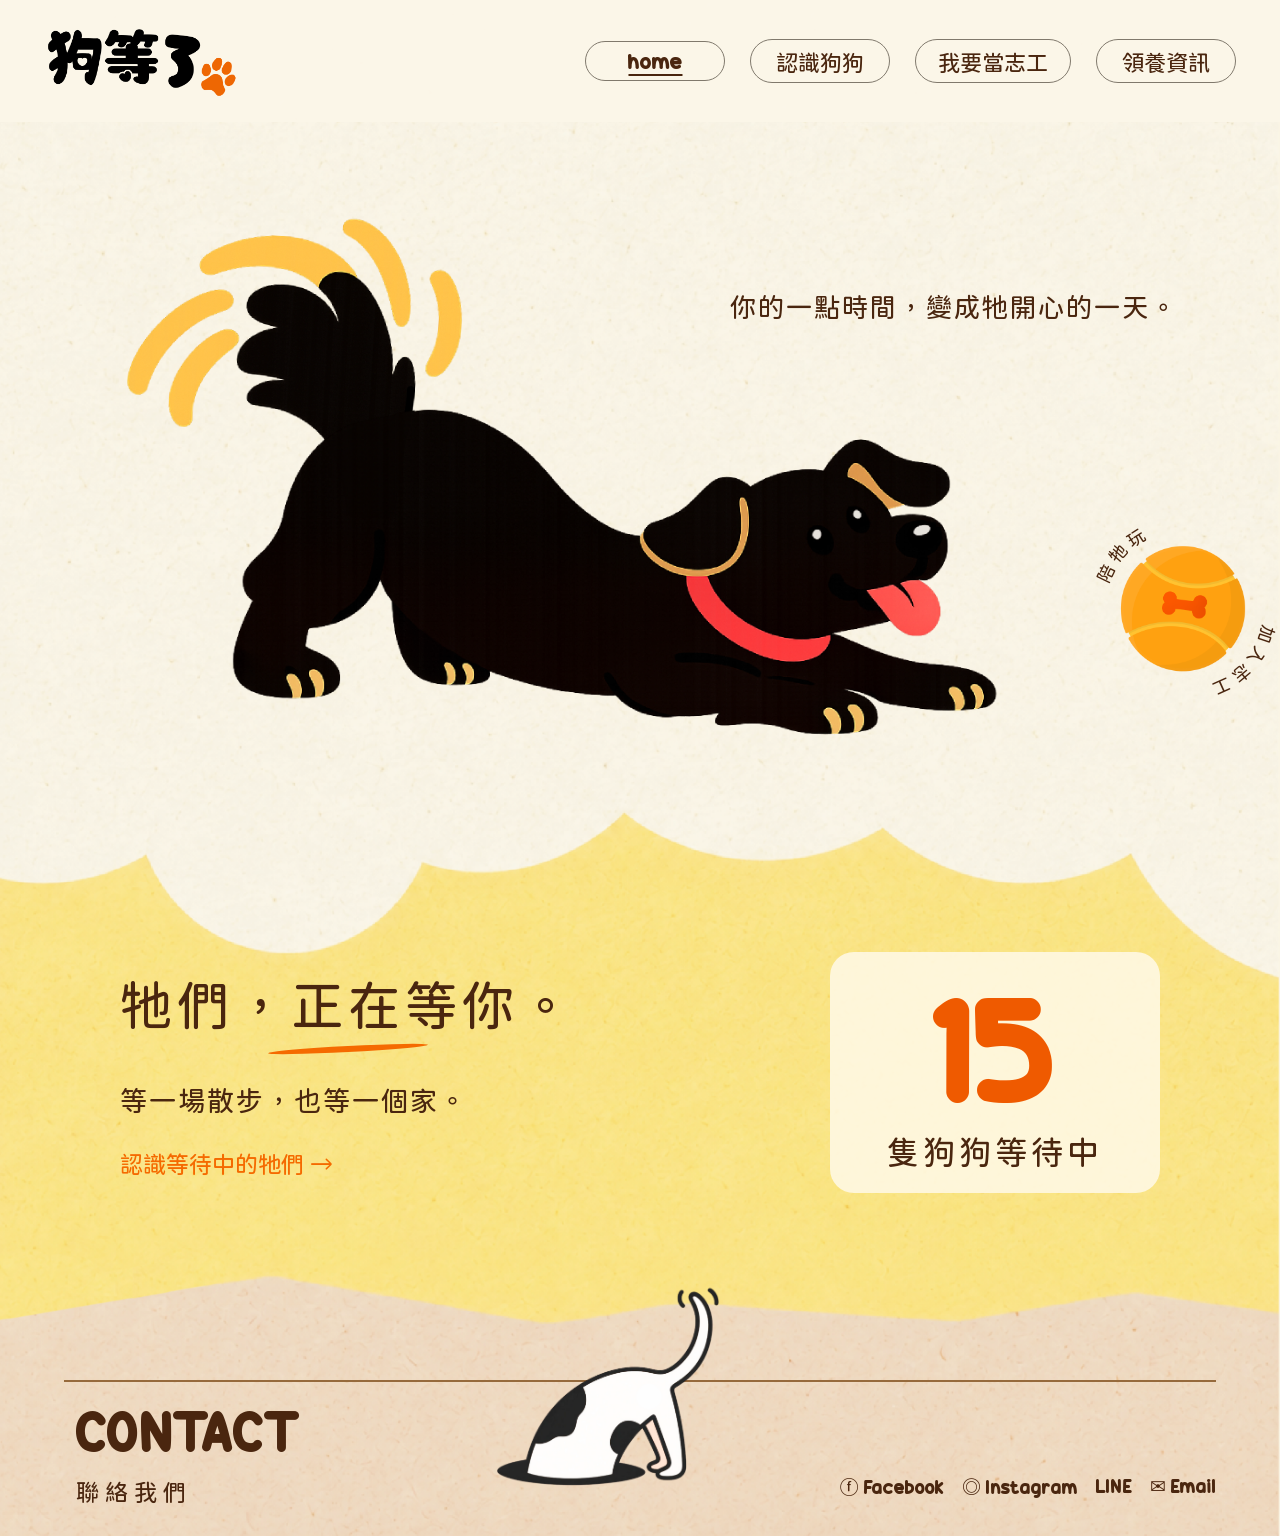
<file: index.html>
<!doctype html>
<html lang="zh-Hant">
  <head>
    <meta charset="utf-8" />
    <meta content="width=device-width, initial-scale=1" name="viewport" />
    <title>狗等了｜等一場散步，也等一個家</title>
    <link href="style.css" rel="stylesheet" />
    <script defer="" src="script.js"></script>
    <script defer="" src="tail.js"></script>
  </head>
  <body>
    <header class="header">
      <a aria-label="狗等了首頁" class="brand" href="index.html">
        <img alt="狗等了" src="assets/logo.png" />
      </a>
      <nav aria-label="主選單">
        <a aria-current="page" class="english" href="index.html"> home </a>
        <a href="dogs.html"> 認識狗狗 </a>
        <a href="volunteer.html"> 我要當志工 </a>
        <a data-tail="adoption" href="adoption.html"> 領養資訊 </a>
      </nav>
    </header>
    <main>
      <section aria-label="狗等了" class="hero">
        <p class="slogan">你的一點時間，變成牠開心的一天。</p>
        <div aria-label="開心搖尾巴的黑色唐狗" class="dog" role="img">
          <img alt="" class="body" src="assets/dog-body.png" />
          <div
            aria-label="摸摸尾巴，牠會搖得更快"
            class="tail-area"
            tabindex="0"
          >
            <img alt="" class="tail" src="assets/dog-tail.png" />
          </div>
        </div>
        <!-- 志工入口：文字環繞球旋轉，滑鼠移入或鍵盤聚焦時暫停。 -->
        <a
          class="volunteer-ball"
          href="volunteer.html"
          aria-label="陪牠玩，加入志工"
        >
          <svg class="ball-label" viewBox="0 0 200 200" aria-hidden="true">
            <defs>
              <path
                id="ball-text-circle"
                d="M 100,100 m -83,0 a 83,83 0 1,1 166,0 a 83,83 0 1,1 -166,0"
              />
            </defs>
            <text><textPath href="#ball-text-circle" startOffset="5%">陪牠玩</textPath><textPath href="#ball-text-circle" startOffset="53%">加入志工</textPath></text>
          </svg>
          <img class="ball-image" src="assets/ball.png" alt="" />
        </a>
      </section>
      <section aria-labelledby="waiting-title" class="waiting">
        <div class="intro">
          <h1 id="waiting-title">牠們，正在等你。</h1>
          <p>等一場散步，也等一個家。</p>
          <a class="text-link" href="dogs.html"> 認識等待中的牠們 → </a>
        </div>
        <div class="counter">
          <strong data-total="30" id="count"> 30 </strong>
          <span> 隻狗狗等待中 </span>
        </div>
      </section>
    </main>
    <footer>
      <div class="contact-heading">
        <span class="english"> CONTACT </span>
        <span> 聯絡我們 </span>
      </div>
      <img
        alt="鑽進洞裡的可愛狗狗"
        class="footer-dog"
        src="assets/footer-dog.png"
      />
      <div aria-label="社群聯絡方式" class="socials">
        <button data-page="Facebook 連結">ⓕ Facebook</button>
        <button data-page="Instagram 連結">◎ Instagram</button>
        <button data-page="LINE 連結">LINE</button>
        <button data-page="Email 地址">✉ Email</button>
      </div>
    </footer>
    <dialog id="notice">
      <p id="notice-text"></p>
      <button id="close-notice">知道了</button>
    </dialog>
  </body>
</html>
</file>
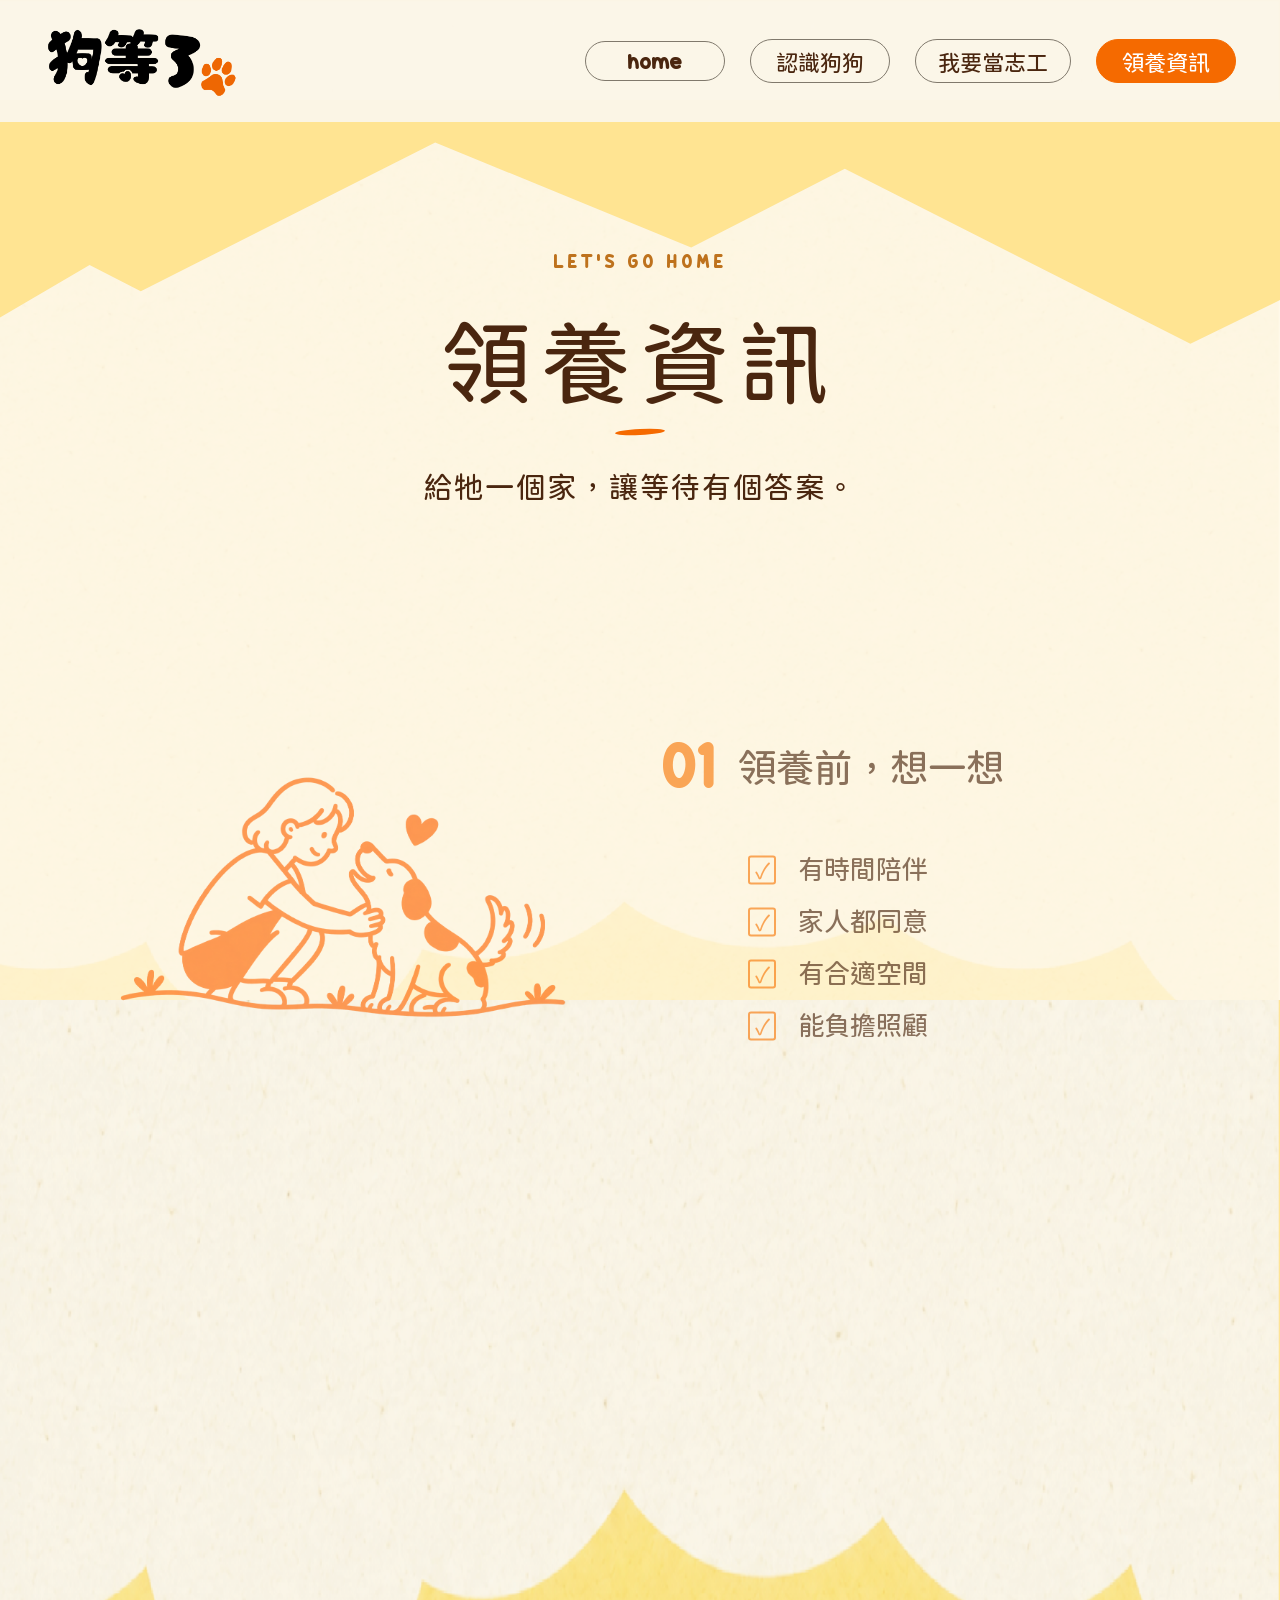
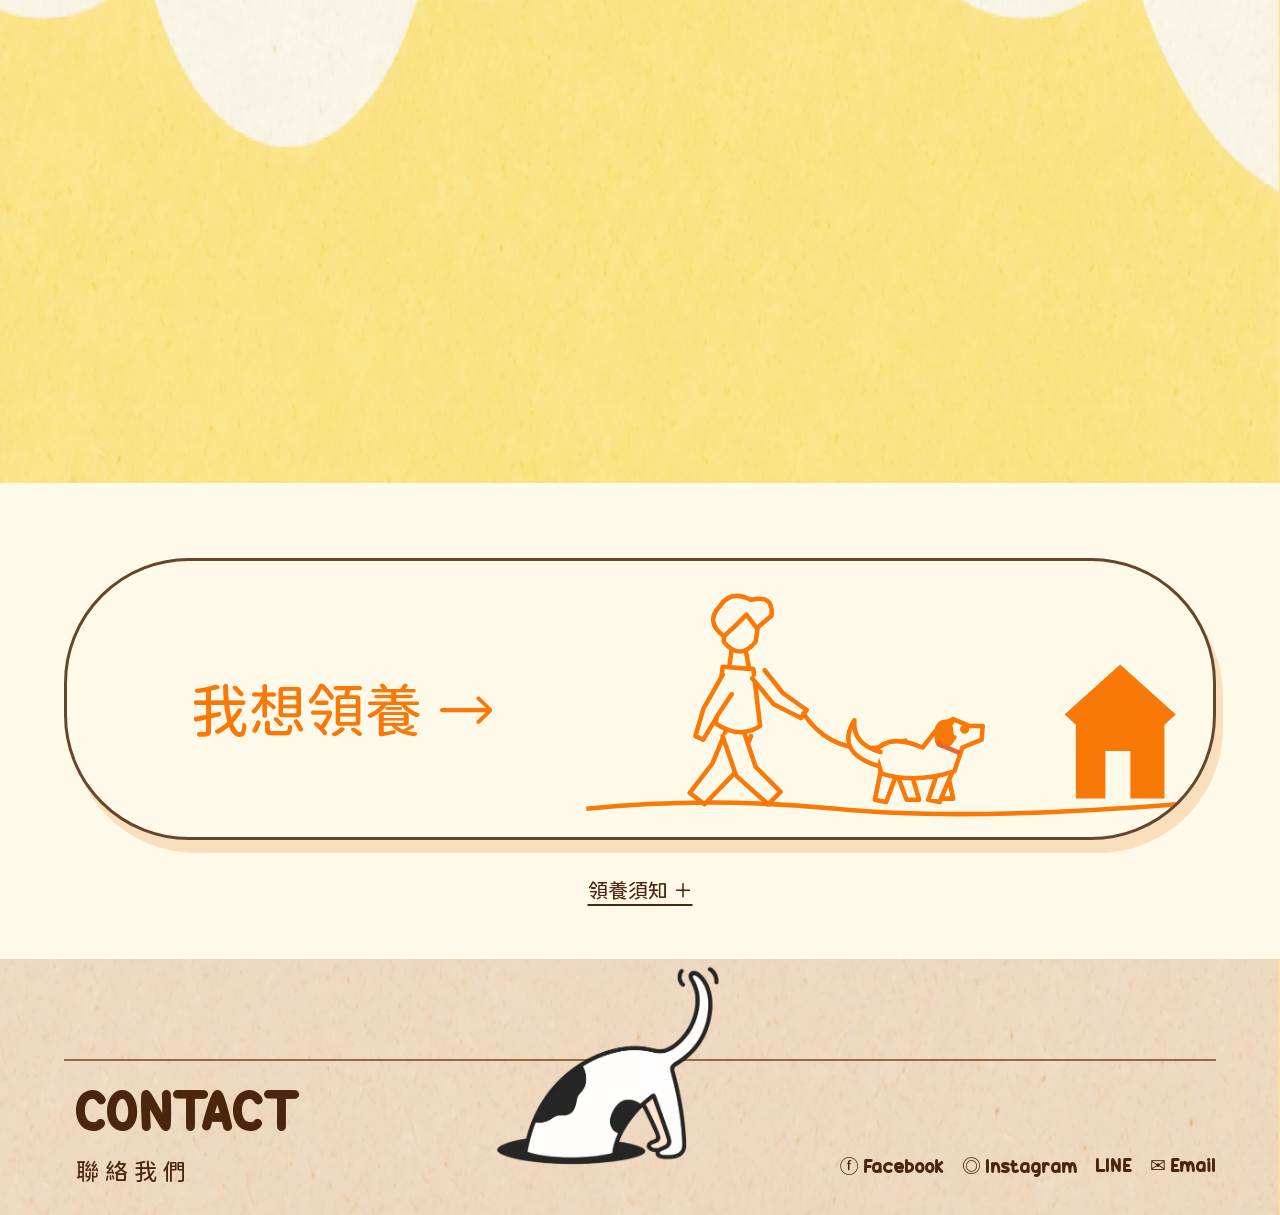
<file: adoption.html>
<!doctype html>
<html lang="zh-Hant">
  <head>
    <meta charset="utf-8" />
    <meta content="width=device-width, initial-scale=1" name="viewport" />
    <title>領養資訊｜狗等了</title>
    <link href="style.css" rel="stylesheet" />
    <link href="adoption.css" rel="stylesheet" />
    <script defer="" src="adoption.js"></script>
    <style>
      /* 取消每組最低高度，縮短上下留白 */
      .adoption-page .adoption-panel {
        min-height: auto !important;
        padding-top: 80px !important;
        padding-bottom: 80px !important;
      }
    </style>
  </head>
  <body class="adoption-page">
    <header class="header">
      <a aria-label="狗等了首頁" class="brand" href="index.html">
        <img alt="狗等了" src="assets/logo.png" />
      </a>
      <nav aria-label="主選單">
        <a class="english" href="index.html"> home </a>
        <a href="dogs.html"> 認識狗狗 </a>
        <a href="volunteer.html"> 我要當志工 </a>
        <a aria-current="page" data-tail="adoption" href="adoption.html">
          領養資訊
        </a>
      </nav>
    </header>
    <main>
      <!-- 背景只在這個段落內 sticky，結束後隨段落離開。 -->
      <section aria-label="領養前的三件事" class="adoption-story">
        <div aria-hidden="true" class="house-backdrop">
          <div class="house-block"></div>
        </div>
        <div class="story-content">
          <header class="adoption-intro">
            <p class="eyebrow">LET’S GO HOME</p>
            <h1>領養資訊</h1>
            <p>給牠一個家，讓等待有個答案。</p>
            <span aria-hidden="true" class="scroll-cue"> </span>
          </header>
          <article aria-labelledby="adoption-title-01" class="adoption-panel">
            <div class="panel-visual">
              <img alt="領養人陪伴狗狗" src="assets/adoption-1.png" />
            </div>
            <div class="panel-copy">
              <h2 id="adoption-title-01">
                <span> 01 </span>
                領養前，想一想
              </h2>
              <ul class="readiness">
                <li>有時間陪伴</li>
                <li>家人都同意</li>
                <li>有合適空間</li>
                <li>能負擔照顧</li>
              </ul>
            </div>
          </article>
          <article aria-labelledby="adoption-title-02" class="adoption-panel">
            <div class="panel-visual">
              <img alt="領養人填寫資料與狗狗互動" src="assets/adoption-2.png" />
            </div>
            <div class="panel-copy">
              <h2 id="adoption-title-02">
                <span> 02 </span>
                帶牠回家的步驟
              </h2>
              <ol class="icon-list steps">
                <li>
                  <span class="round-icon">
                    <svg
                      aria-hidden="true"
                      fill="none"
                      stroke="currentColor"
                      stroke-linecap="round"
                      stroke-linejoin="round"
                      stroke-width="3"
                      viewbox="0 0 60 60"
                    >
                      <path
                        d="M14 25 L10 13 L21 17 Q30 11 39 17 L50 13 L46 29 Q49 44 30 49 Q12 45 14 25Z"
                      ></path>
                      <circle cx="23" cy="29" r="1"></circle>
                      <circle cx="37" cy="29" r="1"></circle>
                      <path d="M27 37 L33 37 L30 41Z M30 41 L30 44"></path>
                    </svg>
                  </span>
                  <span> 認識狗狗 </span>
                </li>
                <li>
                  <span class="round-icon">
                    <svg
                      aria-hidden="true"
                      fill="none"
                      stroke="currentColor"
                      stroke-linecap="round"
                      stroke-linejoin="round"
                      stroke-width="3"
                      viewbox="0 0 60 60"
                    >
                      <path
                        d="M18 9 L36 9 L46 20 L46 51 L18 51Z M36 9 L36 21 L46 21 M24 29 L39 29 M24 36 L39 36 M24 43 L35 43"
                      ></path>
                    </svg>
                  </span>
                  <span> 申請評估 </span>
                </li>
                <li>
                  <span class="round-icon">
                    <svg
                      aria-hidden="true"
                      fill="none"
                      stroke="currentColor"
                      stroke-linecap="round"
                      stroke-linejoin="round"
                      stroke-width="3"
                      viewbox="0 0 60 60"
                    >
                      <path
                        d="M30 49 C-5 25 14 7 30 22 C46 7 65 25 30 49Z"
                      ></path>
                    </svg>
                  </span>
                  <span> 見面互動 </span>
                </li>
                <li>
                  <span class="round-icon">
                    <svg
                      aria-hidden="true"
                      fill="none"
                      stroke="currentColor"
                      stroke-linecap="round"
                      stroke-linejoin="round"
                      stroke-width="3"
                      viewbox="0 0 60 60"
                    >
                      <path
                        d="M7 28 L30 9 L53 28 M14 24 L14 51 L26 51 L26 36 L36 36 L36 51 L46 51 L46 24"
                      ></path>
                    </svg>
                  </span>
                  <span> 準備回家 </span>
                </li>
              </ol>
            </div>
          </article>
          <article aria-labelledby="adoption-title-03" class="adoption-panel">
            <div class="panel-visual">
              <img alt="為狗狗準備睡窩及用品" src="assets/adoption-3.png" />
            </div>
            <div class="panel-copy">
              <h2 id="adoption-title-03">
                <span> 03 </span>
                準備迎接新家人
              </h2>
              <ul class="icon-list">
                <li>
                  <span class="round-icon">
                    <svg
                      aria-hidden="true"
                      fill="none"
                      stroke="currentColor"
                      stroke-linecap="round"
                      stroke-linejoin="round"
                      stroke-width="3"
                      viewbox="0 0 60 60"
                    >
                      <ellipse cx="30" cy="24" rx="18" ry="7"></ellipse>
                      <path
                        d="M12 24 L7 47 Q30 55 53 47 L48 24 M19 25 Q30 30 42 25"
                      ></path>
                    </svg>
                  </span>
                  <span> 飲食用品 </span>
                </li>
                <li>
                  <span class="round-icon">
                    <svg
                      aria-hidden="true"
                      fill="none"
                      stroke="currentColor"
                      stroke-linecap="round"
                      stroke-linejoin="round"
                      stroke-width="3"
                      viewbox="0 0 60 60"
                    >
                      <path
                        d="M19 48 Q9 7 29 9 Q47 9 35 43 Q27 60 42 50 M23 44 Q16 14 29 15 Q38 17 29 39"
                      ></path>
                    </svg>
                  </span>
                  <span> 牽繩胸背 </span>
                </li>
                <li>
                  <span class="round-icon">
                    <svg
                      aria-hidden="true"
                      fill="none"
                      stroke="currentColor"
                      stroke-linecap="round"
                      stroke-linejoin="round"
                      stroke-width="3"
                      viewbox="0 0 60 60"
                    >
                      <ellipse cx="30" cy="29" rx="24" ry="10"></ellipse>
                      <path d="M6 29 L9 45 Q30 57 51 45 L54 29"></path>
                    </svg>
                  </span>
                  <span> 舒服睡窩 </span>
                </li>
                <li>
                  <span class="round-icon">
                    <svg
                      aria-hidden="true"
                      fill="none"
                      stroke="currentColor"
                      stroke-linecap="round"
                      stroke-linejoin="round"
                      stroke-width="3"
                      viewbox="0 0 60 60"
                    >
                      <path
                        d="M7 28 L30 9 L53 28 M14 24 L14 51 L26 51 L26 36 L36 36 L36 51 L46 51 L46 24"
                      ></path>
                    </svg>
                  </span>
                  <span> 安全空間 </span>
                </li>
              </ul>
            </div>
          </article>
        </div>
      </section>
      <section aria-label="一起回家" class="adoption-action">
        <button
          class="adopt-button"
          id="open-adoption-form"
          type="button"
          aria-haspopup="dialog"
        >
          <span class="adopt-label">
            <strong> 我想領養 → </strong>
          </span>
          <svg
            aria-hidden="true"
            class="walk-scene"
            viewbox="0 0 540 230"
            xmlns="http://www.w3.org/2000/svg"
          >
            <g class="home-shape" fill="currentColor">
              <path
                d="M431 122 L480 78 L529 122 L519 131 L519 196 L489 196 L489 154 L467 154 L467 196 L441 196 L441 131Z"
              ></path>
            </g>
            <path
              d="M10 205 Q120 194 230 205 T530 201"
              fill="none"
              stroke="currentColor"
              stroke-width="4"
            ></path>
            <g
              class="walking-party"
              fill="#fff9e9"
              stroke="currentColor"
              stroke-linecap="round"
              stroke-linejoin="round"
              stroke-width="4"
            >
              <g class="walker-person">
                <g class="person-leg leg-a">
                  <path
                    d="M135 131 L121 165 L101 191 L114 201 L142 172 L155 141"
                  ></path>
                </g>
                <g class="person-leg leg-b">
                  <path
                    d="M147 132 L159 168 L181 190 L170 201 L142 176 L130 141"
                  ></path>
                </g>
                <path d="M130 80 L157 82 L163 132 Q145 144 124 130Z"></path>
                <path
                  d="M130 87 L113 117 L106 141 L113 144 L126 122 L138 104 M156 90 L175 113 L199 125 L204 118 L183 103 L167 83"
                ></path>
                <path d="M136 79 L138 64 M153 80 L150 64"></path>
                <path d="M132 36 Q148 20 162 38 L159 58 Q145 75 131 58Z"></path>
                <path
                  d="M131 53 Q114 40 128 26 Q137 12 155 21 Q175 16 173 35 L160 46 L151 34 L140 45Z"
                ></path>
              </g>
              <path
                class="walking-leash"
                d="M201 121 Q232 166 291 145"
                fill="none"
              ></path>
              <g class="walking-dog">
                <g class="dog-leg dog-leg-a">
                  <path
                    d="M270 168 L264 197 L274 199 L284 172 M313 166 L323 196 L333 196 L326 164"
                  ></path>
                </g>
                <g class="dog-leg dog-leg-b">
                  <path
                    d="M281 168 L292 197 L303 197 L294 166 M322 165 L311 197 L321 199 L335 166"
                  ></path>
                </g>
                <path
                  d="M264 155 Q276 138 306 151 L321 132 L333 126 L347 132 L359 132 L358 144 L341 151 L334 172 Q300 183 270 174Z"
                ></path>
                <path
                  d="M332 129 Q315 125 319 146 Q326 155 334 142"
                  fill="currentColor"
                ></path>
                <circle cx="343" cy="135" fill="currentColor" r="2"></circle>
                <path
                  class="walking-tail"
                  d="M269 155 Q244 148 246 127 Q229 155 266 167"
                ></path>
                <path d="M320 148 L337 155" stroke="#ef6133"></path>
              </g>
            </g>
          </svg>
        </button>

        <details class="adoption-notice">
          <summary>領養須知 ＋</summary>
          <div>
            <p>
              領養前，請先確認家人共識、生活空間，以及長期照顧的時間與費用。
            </p>
            <p>
              申請方式、資格與所需文件，請以實際送養單位公告為準；本頁流程為示意。
            </p>
          </div>
        </details>
      </section>
    </main>
    <footer>
      <div class="contact-heading" style="background: transparent">
        <span class="english"> CONTACT </span>
        <span> 聯絡我們 </span>
      </div>
      <img
        alt="鑽進洞裡的可愛狗狗"
        class="footer-dog"
        src="assets/footer-dog.png"
      />
      <div aria-label="社群聯絡方式" class="socials">
        <button data-page="Facebook 連結">ⓕ Facebook</button>
        <button data-page="Instagram 連結">◎ Instagram</button>
        <button data-page="LINE 連結">LINE</button>
        <button data-page="Email 地址">✉ Email</button>
      </div>
    </footer>
    <dialog id="notice">
      <p id="notice-text"></p>
      <button id="close-notice">知道了</button>
    </dialog>
    <!-- 領養聯絡表單 -->
    <dialog id="adoption-form-dialog" aria-labelledby="adoption-form-title">
      <button
        class="form-close"
        id="close-adoption-form"
        type="button"
        aria-label="關閉表單"
      >
        ×
      </button>

      <h2 id="adoption-form-title">讓我們聯絡你</h2>
      <p>留下聯絡方式，一起踏出回家的第一步。</p>

      <form id="adoption-contact-form">
        <label for="adopter-name">姓名 *</label>
        <input
          id="adopter-name"
          name="name"
          type="text"
          autocomplete="name"
          required
        />

        <label for="adopter-phone">聯絡電話 *</label>
        <input
          id="adopter-phone"
          name="phone"
          type="tel"
          autocomplete="tel"
          required
        />

        <label for="adopter-email">Email *</label>
        <input
          id="adopter-email"
          name="email"
          type="email"
          autocomplete="email"
          required
        />

        <label for="adopter-dog">想認識的狗狗</label>
        <select id="adopter-dog" name="dog">
          <option value="">還沒有決定</option>
          <option>豆花</option>
          <option>阿黑</option>
          <option>奶茶</option>
          <option>饅頭</option>
          <option>芝麻</option>
          <option>布丁</option>
        </select>

        <label for="adopter-message">想告訴我們的話</label>
        <textarea
          id="adopter-message"
          name="message"
          rows="4"
          placeholder="例如：家中環境、養狗經驗或想詢問的問題"
        ></textarea>

        <p class="form-note"></p>

        <button class="form-submit" type="submit">確認填寫</button>

        <p id="adoption-form-result" role="status"></p>
      </form>
    </dialog>
  </body>
</html>
</file>
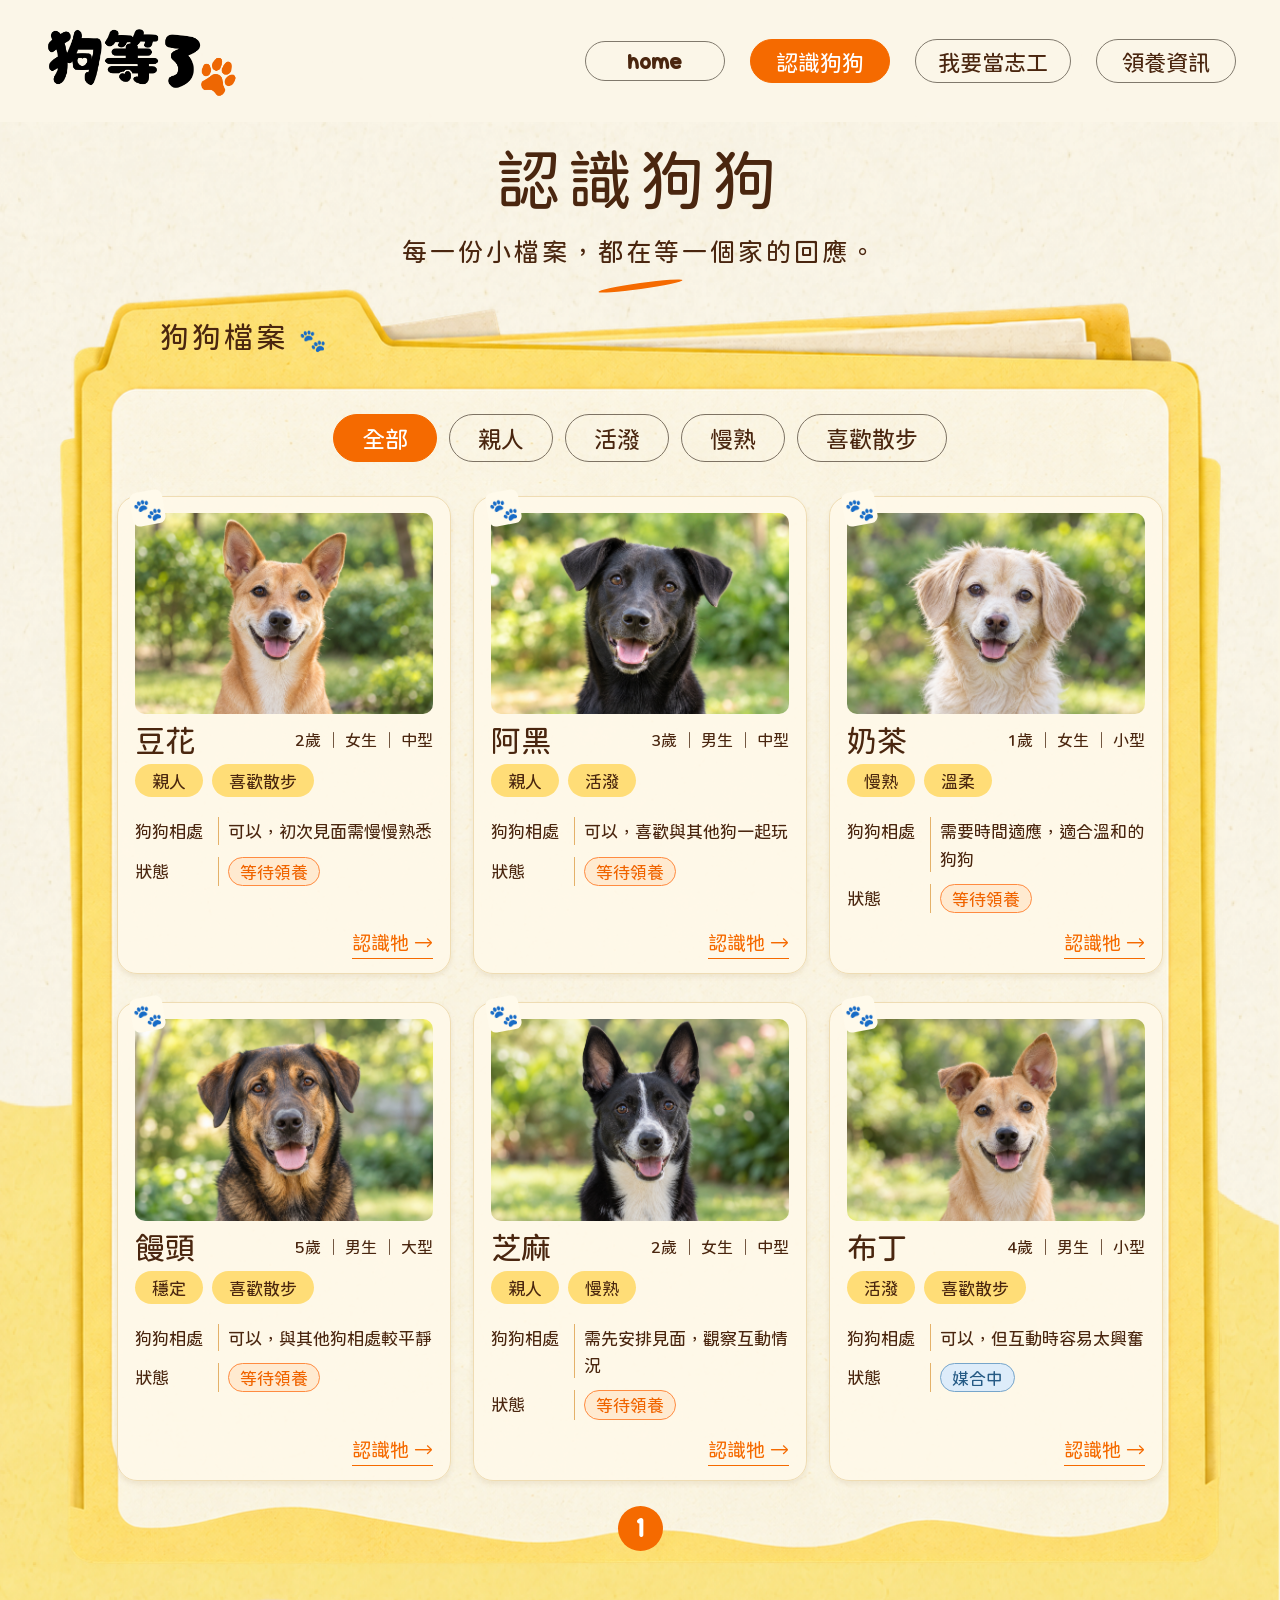
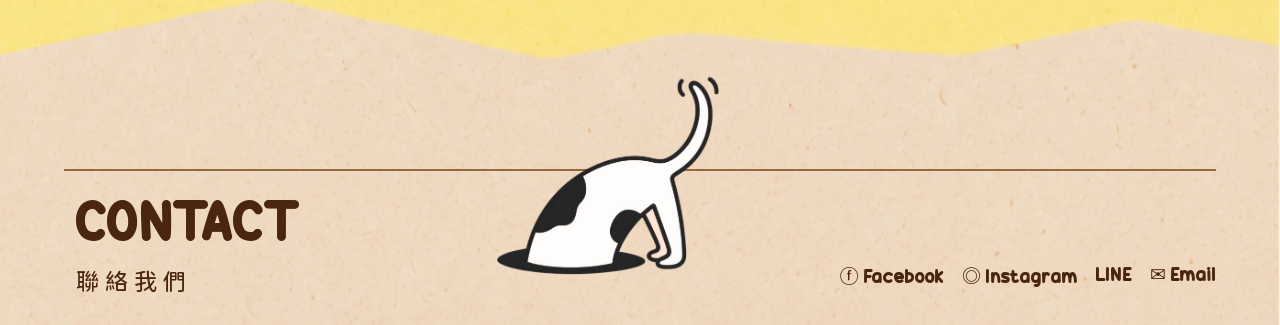
<file: dogs.html>
<!doctype html>
<html lang="zh-Hant">
  <head>
    <meta charset="utf-8" />
    <meta content="width=device-width, initial-scale=1" name="viewport" />
    <title>認識狗狗｜狗等了</title>
    <!-- 共用樣式 -->
    <link href="style.css" rel="stylesheet" />
    <!-- 認識狗狗頁面樣式 -->
    <link href="dogs.css" rel="stylesheet" />
    <!-- 認識狗狗頁面互動 -->
    <script defer="" src="dogs.js"></script>
    <style>
      /* 頁碼固定在資料夾底部 */
      .dogs-page .folder {
        position: relative !important;
        padding-bottom: 120px !important;
      }

      .dogs-page .page-bottom {
        position: absolute !important;
        bottom: 50px !important;
        left: 6% !important;
        right: 6% !important;
        margin: 0 !important;

        display: flex !important;
        justify-content: center;
        align-items: center;
      }

      /* 彈出卡片右下角的領養按鈕 */
      #dog-details .dog-adopt-actions {
        display: flex !important;
        justify-content: flex-end !important;
        margin-top: 20px;
      }

      #dog-details .dog-adopt-button {
        display: inline-block;
        background: #f56a00 !important;
        color: white !important;
        padding: 12px 22px;
        border-radius: 30px;
        text-decoration: none !important;
        font-size: 20px;
      }
    </style>
  </head>
  <body class="dogs-page">
    <!-- 頂部導覽列 -->
    <header class="header">
      <a aria-label="狗等了首頁" class="brand" href="index.html">
        <img alt="狗等了" src="assets/logo.png" />
      </a>
      <nav aria-label="主選單">
        <a class="english" href="index.html"> home </a>
        <a aria-current="page" href="dogs.html"> 認識狗狗 </a>
        <a href="volunteer.html"> 我要當志工 </a>
        <a data-tail="adoption" href="adoption.html"> 領養資訊 </a>
      </nav>
    </header>
    <!-- 頁面主要內容 -->
    <main>
      <!-- 頁面標題 -->
      <section class="dogs-heading">
        <h1>認識狗狗</h1>
        <p>每一份小檔案，都在等一個家的回應。</p>
      </section>
      <!-- 資料夾與狗狗卡片 -->
      <section aria-label="狗狗檔案" class="folder" style="padding-top: 180px">
        <h2>
          狗狗檔案
          <span aria-hidden="true"> 🐾 </span>
        </h2>
        <!-- 個性篩選按鈕 -->
        <div aria-label="依個性篩選狗狗" class="filters" role="group">
          <button aria-pressed="true" data-filter="全部" type="button">
            全部
          </button>
          <button aria-pressed="false" data-filter="親人" type="button">
            親人
          </button>
          <button aria-pressed="false" data-filter="活潑" type="button">
            活潑
          </button>
          <button aria-pressed="false" data-filter="慢熟" type="button">
            慢熟
          </button>
          <button aria-pressed="false" data-filter="喜歡散步" type="button">
            喜歡散步
          </button>
        </div>
        <!-- 篩選結果提示：提供螢幕閱讀器使用 -->
        <p aria-live="polite" class="sr-only" id="results"></p>
        <!-- 狗狗卡片由 dogs.js 產生 -->
        <div class="dog-grid" id="dog-grid"></div>
        <!-- 頁碼與備註 -->
        <div class="page-bottom">
          <span aria-label="第 1 頁" class="page-number"> 1 </span>
          <small> </small>
        </div>
      </section>
    </main>
    <!-- 頁尾聯絡資訊 -->
    <footer>
      <div class="contact-heading" style="background: transparent">
        <span class="english"> CONTACT </span>
        <span> 聯絡我們 </span>
      </div>
      <img
        alt="鑽進洞裡的可愛狗狗"
        class="footer-dog"
        src="assets/footer-dog.png"
      />
      <div aria-label="社群聯絡方式" class="socials">
        <button data-page="Facebook 連結">ⓕ Facebook</button>
        <button data-page="Instagram 連結">◎ Instagram</button>
        <button data-page="LINE 連結">LINE</button>
        <button data-page="Email 地址">✉ Email</button>
      </div>
    </footer>
    <!-- 狗狗介紹視窗 -->
    <dialog aria-labelledby="dialog-title" id="dog-dialog">
      <button aria-label="關閉介紹" class="dialog-close">×</button>
      <!-- 介紹內容由 dogs.js 產生 -->
      <div id="dog-details"></div>
    </dialog>
    <!-- 尚未設定連結的提示視窗 -->
    <dialog id="notice">
      <p id="notice-text"></p>
      <button id="close-notice">知道了</button>
    </dialog>
  </body>
</html>
</file>
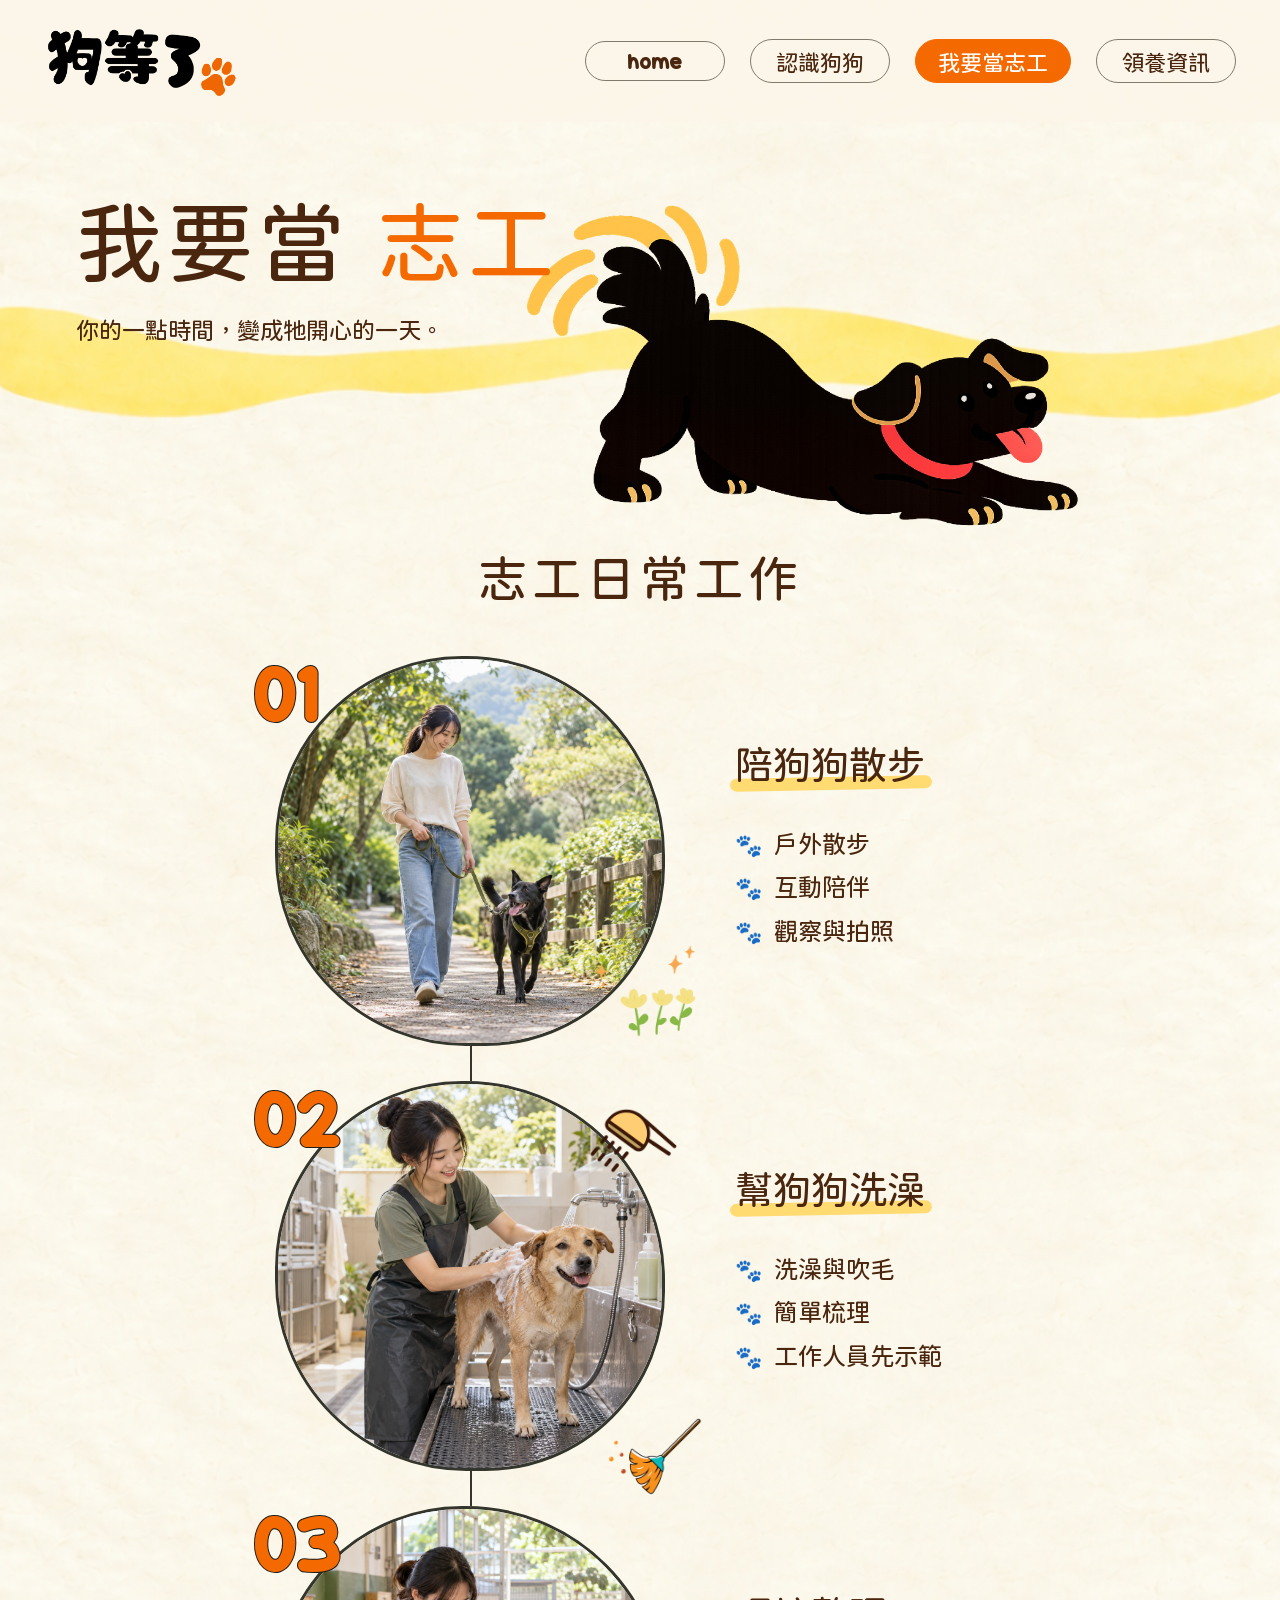
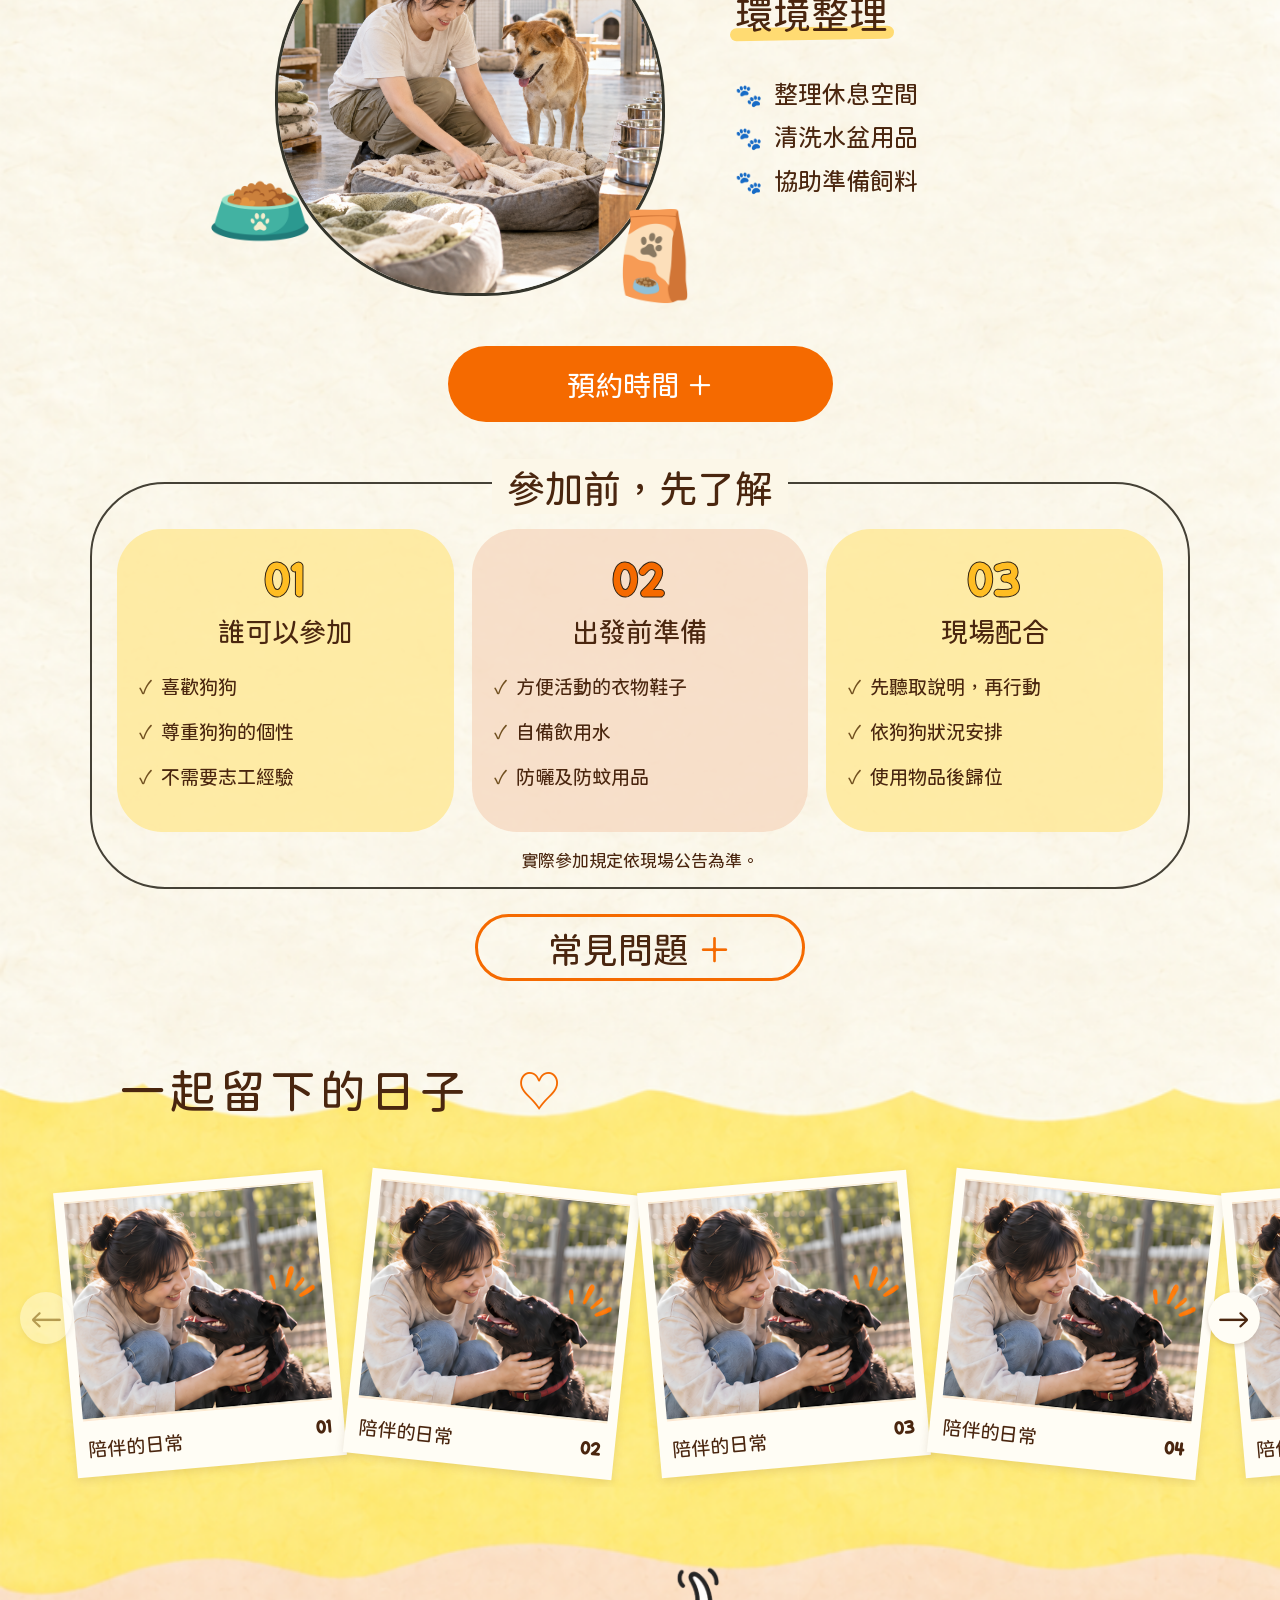
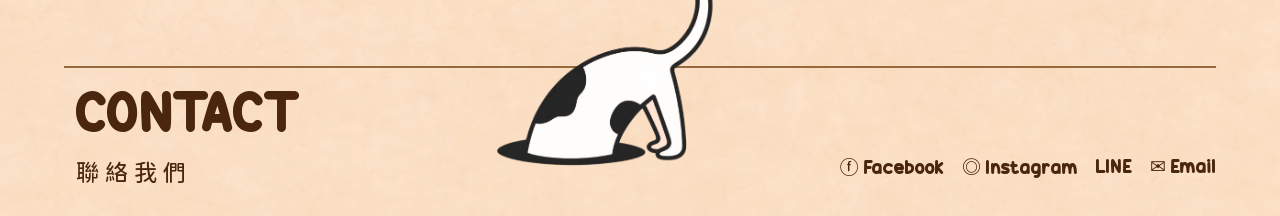
<file: volunteer.html>
<!doctype html>
<html lang="zh-Hant">
  <head>
    <meta charset="utf-8" />
    <meta content="width=device-width, initial-scale=1" name="viewport" />
    <title>我要當志工｜狗等了</title>
    <link href="style.css" rel="stylesheet" />
    <link href="volunteer.css" rel="stylesheet" />
    <script defer="" src="volunteer.js"></script>
    <script defer="" src="tail.js"></script>
    <style>
      /* 移除第三項工作圓圈下方的直線 */
      .volunteer-page .task:last-of-type .task-photo::after {
        content: none !important;
        display: none !important;
      }
    </style>
  </head>
  <body class="volunteer-page">
    <header class="header">
      <a aria-label="狗等了首頁" class="brand" href="index.html">
        <img alt="狗等了" src="assets/logo.png" />
      </a>
      <nav aria-label="主選單">
        <a class="english" href="index.html"> home </a>
        <a href="dogs.html"> 認識狗狗 </a>
        <a aria-current="page" href="volunteer.html"> 我要當志工 </a>
        <a data-tail="adoption" href="adoption.html"> 領養資訊 </a>
      </nav>
    </header>
    <main>
      <section class="volunteer-hero">
        <div class="hero-copy">
          <h1>
            我要當
            <span> 志工 </span>
          </h1>
          <p>你的一點時間，變成牠開心的一天。</p>
        </div>
        <div
          aria-label="開心搖尾巴的黑色唐狗"
          class="volunteer-dog dog"
          role="img"
        >
          <img alt="" class="body" src="assets/dog-body.png" />
          <div
            aria-label="摸摸尾巴，牠會搖得更快"
            class="tail-area"
            tabindex="0"
          >
            <img alt="" class="tail" src="assets/dog-tail.png" />
          </div>
        </div>
      </section>
      <section aria-labelledby="tasks-title" class="tasks">
        <h2 class="section-title" id="tasks-title">志工日常工作</h2>
        <article class="task" style="position: relative; left: 60px">
          <div class="task-photo">
            <span class="task-number"> 01 </span>
            <img
              alt="陪狗狗散步"
              class="work-photo"
              src="assets/volunteer-walk.png"
            />
            <img
              alt=""
              aria-hidden="true"
              class="decoration flowers"
              src="assets/flowers.png"
            />
          </div>
          <div class="task-copy">
            <h3>陪狗狗散步</h3>
            <ul>
              <li>戶外散步</li>
              <li>互動陪伴</li>
              <li>觀察與拍照</li>
            </ul>
          </div>
        </article>
        <article class="task" style="position: relative; left: 60px">
          <div class="task-photo">
            <span class="task-number"> 02 </span>
            <img
              alt="幫狗狗洗澡"
              class="work-photo"
              src="assets/volunteer-bath.png"
            />
            <img
              alt=""
              aria-hidden="true"
              class="decoration shower"
              src="assets/shower.png"
            />
            <img
              alt=""
              aria-hidden="true"
              class="decoration broom"
              src="assets/broom.png"
            />
          </div>
          <div class="task-copy">
            <h3>幫狗狗洗澡</h3>
            <ul>
              <li>洗澡與吹毛</li>
              <li>簡單梳理</li>
              <li>工作人員先示範</li>
            </ul>
          </div>
        </article>
        <article class="task" style="position: relative; left: 60px">
          <div class="task-photo">
            <span class="task-number"> 03 </span>
            <img
              alt="環境整理"
              class="work-photo"
              src="assets/volunteer-clean.png"
            />
            <img
              alt=""
              aria-hidden="true"
              class="decoration bowl"
              src="assets/bowl.png"
            />
            <img
              alt=""
              aria-hidden="true"
              class="decoration food-bag"
              src="assets/food-bag.png"
            />
          </div>
          <div class="task-copy">
            <h3>環境整理</h3>
            <ul>
              <li>整理休息空間</li>
              <li>清洗水盆用品</li>
              <li>協助準備飼料</li>
            </ul>
          </div>
        </article>
      </section>
      <section aria-label="志工報名" class="booking">
        <button
          aria-controls="booking-panel"
          aria-expanded="false"
          id="booking-toggle"
        >
          預約時間
          <span aria-hidden="true"> ＋ </span>
        </button>
        <p class="booking-hint"></p>
        <div hidden="" id="booking-panel">
          <h2>預約我的陪伴時間</h2>
          <p>報名表尚未開放，服務時間與集合地點將於開放報名時公告。</p>
        </div>
      </section>
      <section aria-labelledby="prepare-title" class="preparation">
        <h2 id="prepare-title">參加前，先了解</h2>
        <div class="preparation-grid">
          <article class="preparation-card">
            <span class="note-number"> 01 </span>
            <h3>誰可以參加</h3>
            <ul>
              <li>喜歡狗狗</li>
              <li>尊重狗狗的個性</li>
              <li>不需要志工經驗</li>
            </ul>
          </article>
          <article class="preparation-card">
            <span class="note-number"> 02 </span>
            <h3>出發前準備</h3>
            <ul>
              <li>方便活動的衣物鞋子</li>
              <li>自備飲用水</li>
              <li>防曬及防蚊用品</li>
            </ul>
          </article>
          <article class="preparation-card">
            <span class="note-number"> 03 </span>
            <h3>現場配合</h3>
            <ul>
              <li>先聽取說明，再行動</li>
              <li>依狗狗狀況安排</li>
              <li>使用物品後歸位</li>
            </ul>
          </article>
        </div>
        <p class="note">實際參加規定依現場公告為準。</p>
      </section>
      <section class="faq">
        <details>
          <summary>常見問題</summary>
          <div class="faq-content">
            <h3>沒有志工經驗，也可以參加嗎？</h3>
            <p>可以，不需要志工經驗；請先聽取說明，再依工作人員指引行動。</p>
            <h3>出發前要準備什麼？</h3>
            <p>穿著方便活動的衣物鞋子，自備飲用水、防曬及防蚊用品。</p>
            <h3>可以自行挑選要陪伴的狗狗嗎？</h3>
            <p>現場依狗狗狀況安排，請尊重牠們的個性並配合人員指導。</p>
          </div>
        </details>
      </section>
      <section aria-labelledby="memories-title" class="memories">
        <h2 id="memories-title">
          一起留下的日子
          <span aria-hidden="true"> ♡ </span>
        </h2>
        <div class="carousel">
          <button
            aria-label="上一張活動照片"
            class="carousel-arrow prev"
            id="memory-prev"
          >
            ←
          </button>
          <div
            aria-label="活動照片，可左右捲動"
            class="memory-track"
            id="memory-track"
            tabindex="0"
          >
            <figure class="memory-card">
              <img
                alt="志工與黑狗互動的示意照片"
                src="assets/volunteer-memory.png"
              />
              <figcaption>
                陪伴的日常
                <span> 01 </span>
              </figcaption>
            </figure>
            <figure class="memory-card">
              <img
                alt="志工與黑狗互動的示意照片"
                src="assets/volunteer-memory.png"
              />
              <figcaption>
                陪伴的日常
                <span> 02 </span>
              </figcaption>
            </figure>
            <figure class="memory-card">
              <img
                alt="志工與黑狗互動的示意照片"
                src="assets/volunteer-memory.png"
              />
              <figcaption>
                陪伴的日常
                <span> 03 </span>
              </figcaption>
            </figure>
            <figure class="memory-card">
              <img
                alt="志工與黑狗互動的示意照片"
                src="assets/volunteer-memory.png"
              />
              <figcaption>
                陪伴的日常
                <span> 04 </span>
              </figcaption>
            </figure>
            <figure class="memory-card">
              <img
                alt="志工與黑狗互動的示意照片"
                src="assets/volunteer-memory.png"
              />
              <figcaption>
                陪伴的日常
                <span> 05 </span>
              </figcaption>
            </figure>
            <figure class="memory-card">
              <img
                alt="志工與黑狗互動的示意照片"
                src="assets/volunteer-memory.png"
              />
              <figcaption>
                陪伴的日常
                <span> 06 </span>
              </figcaption>
            </figure>
          </div>
          <button
            aria-label="下一張活動照片"
            class="carousel-arrow next"
            id="memory-next"
          >
            →
          </button>
        </div>
        <p class="memory-caption"></p>
      </section>
    </main>
    <footer>
      <div class="contact-heading" style="background: transparent">
        <span class="english"> CONTACT </span>
        <span> 聯絡我們 </span>
      </div>
      <img
        alt="鑽進洞裡的可愛狗狗"
        class="footer-dog"
        src="assets/footer-dog.png"
      />
      <div aria-label="社群聯絡方式" class="socials">
        <button data-page="Facebook 連結">ⓕ Facebook</button>
        <button data-page="Instagram 連結">◎ Instagram</button>
        <button data-page="LINE 連結">LINE</button>
        <button data-page="Email 地址">✉ Email</button>
      </div>
    </footer>
    <dialog id="notice">
      <p id="notice-text"></p>
      <button id="close-notice">知道了</button>
    </dialog>
  </body>
</html>
</file>
<file: style.css>
@font-face {
  font-family: Chiron;
  src: url("fonts/chiron.ttf") format("truetype");
  font-weight: 450;
  font-display: swap;
}

@font-face {
  font-family: Candy;
  src: url("fonts/candy-beans.otf") format("opentype");
  font-display: swap;
}

:root {
  --brown: #4a260f;
  --orange: #f56a00;
}

* {
  box-sizing: border-box;
}

body {
  margin: 0;
  color: var(--brown);
  font-family: Chiron, sans-serif;
  background: #faf5e5 url("assets/background.png") center top/100% 100%
    no-repeat;
  min-height: 1536px;
}

button,
a {
  -webkit-tap-highlight-color: transparent;
}

button {
  font: inherit;
  color: inherit;
  cursor: pointer;
}

a {
  color: inherit;
}

.english,
#count,
.socials {
  font-family: Candy, Chiron, sans-serif;
}

.header {
  position: fixed;
  inset: 0 0 auto;
  z-index: 10;
  display: flex;
  align-items: center;
  justify-content: space-between;
  padding: 22px 3.4%;
  gap: 24px;
  background: #fbf6e9f5;
}

.brand {
  width: 195px;
  flex-shrink: 0;
}

.brand img {
  display: block;
  width: 100%;
}

nav {
  display: flex;
  gap: 25px;
  align-items: center;
}

nav a,
nav button {
  display: inline-flex;
  justify-content: center;
  align-items: center;
  min-width: 140px;
  padding: 5px 22px;
  border: 1px solid #80796c;
  border-radius: 40px;
  background: transparent;
  text-decoration: none;
  font-size: 22px;
  transition:
    transform 0.2s,
    color 0.2s,
    background-color 0.2s,
    border-color 0.2s;
}

nav [aria-current] {
  text-decoration: underline;
  text-underline-offset: 5px;
}

nav a:hover,
nav button:hover {
  background: var(--orange);
  border-color: var(--orange);
  color: white;
  transform: scale(1.05);
}

:focus-visible {
  outline: 3px solid var(--orange);
  outline-offset: 5px;
}

.hero {
  height: 900px;
  position: relative;
  max-width: 1440px;
  margin: auto;
  overflow: hidden;
}

.slogan {
  position: absolute;
  top: 29%;
  right: 8%;
  font-size: 26px;
  letter-spacing: 2px;
  z-index: 2;
}

.dog {
  position: absolute;
  inset: 110px 12% 30px 17%;
}
@media (min-width: 901px) {
  .dog {
    transform: translateX(-120px);
  }
}

.body {
  z-index: 2;
  position: absolute;
  width: 100%;
  height: auto;
  top: -17%;
  left: 0;
  pointer-events: none;
}

.tail-area {
  position: absolute;
  left: 0;
  top: 0;
  width: 38%;
  height: 50%;
  z-index: 1;
}

.tail {
  position: absolute;
  width: 263.158%;
  max-width: none;
  left: 0;
  top: -11%;
  transform-origin: 29% 42%;
  pointer-events: none;
}

.waiting {
  max-width: 1100px;
  margin: 0 auto;
  min-height: 380px;
  display: flex;
  align-items: center;
  justify-content: space-between;
  padding: 30px 30px 65px;
  gap: 35px;
}

h1 {
  font-size: 52px;
  letter-spacing: 5px;
  margin: 0 0 28px;
  font-weight: 450;
}

h1:after {
  content: "";
  display: block;
  width: 160px;
  height: 6px;
  background: var(--orange);
  border-radius: 50%;
  margin: 6px auto 0;
  transform: rotate(-3deg);
}

.intro p {
  font-size: 27px;
  letter-spacing: 2px;
}

.text-link {
  padding: 8px 0;
  background: none;
  border: 0;
  text-decoration: none;
  color: var(--orange);
  font-size: 23px;
}

.text-link:hover {
  transform: translateX(4px);
}

.counter {
  background: #fff9e9d9;
  border-radius: 24px;
  min-width: 330px;
  text-align: center;
  padding: 20px 28px;
}

.counter strong {
  font-size: 148px;
  line-height: 1.05;
  font-weight: 400;
  color: #ef5a00;
  display: block;
}

.counter span {
  font-size: 32px;
  letter-spacing: 4px;
}

footer {
  position: relative;
  min-height: 256px;
  padding: 80px 5% 28px;
  display: flex;
  align-items: flex-end;
  justify-content: space-between;
  gap: 25px;
}

footer:before {
  content: "";
  position: absolute;
  top: 100px;
  left: 5%;
  right: 5%;
  height: 2px;
  background: #966a3c;
  z-index: -1;
}

.contact-heading {
  background: transparent;
  padding: 0 12px;
  display: flex;
  flex-direction: column;
  gap: 5px;
}

.contact-heading .english {
  font-size: 58px;
}

.contact-heading > span:last-child {
  font-size: 23px;
  letter-spacing: 6px;
}

.footer-dog {
  position: absolute;
  width: 245px;
  height: 225px;
  object-fit: contain;
  transform: translateY(-25px);
  left: 38%;
  bottom: 15px;
}

.socials {
  display: flex;
  gap: 18px;
  flex-wrap: wrap;
}

.socials button {
  background: none;
  border: 0;
  padding: 8px 0;
  font-size: 19px;
}

.socials button:hover {
  color: var(--orange);
}

dialog {
  border: 1px solid var(--brown);
  border-radius: 20px;
  background: #fff9e9;
  color: var(--brown);
  max-width: 90%;
  padding: 30px;
}

dialog::backdrop {
  background: #30180066;
}

dialog button {
  background: var(--orange);
  color: white;
  border: 0;
  border-radius: 30px;
  padding: 9px 25px;
}

@media (min-width: 1441px) {
  .hero {
    height: 1000px;
  }

  .waiting {
    min-height: 420px;
  }

  body {
    min-height: 1676px;
  }
}

@media (max-width: 900px) {
  .header {
    padding: 14px 3%;
    gap: 12px;
  }

  .brand {
    width: 145px;
  }

  nav {
    gap: 10px;
  }

  nav a,
  nav button {
    min-width: 0;
    font-size: 17px;
    padding: 5px 14px;
  }

  .hero {
    height: 740px;
  }

  .dog {
    inset: 190px 4% 0 7%;
  }

  .slogan {
    top: 22%;
    right: 8%;
    font-size: 21px;
  }

  .waiting {
    padding: 30px 6% 70px;
    min-height: 380px;
  }

  h1 {
    font-size: 35px;
    letter-spacing: 2px;
  }

  .intro p {
    font-size: 21px;
  }

  .counter {
    min-width: 240px;
  }

  .counter strong {
    font-size: 110px;
  }

  .counter span {
    font-size: 23px;
  }

  .footer-dog {
    width: 180px;
    left: 35%;
    bottom: 70px;
  }

  .contact-heading .english {
    font-size: 40px;
  }

  .socials {
    max-width: 280px;
    gap: 12px;
  }

  footer {
    min-height: 330px;
  }

  body {
    min-height: 1450px;
  }
}

@media (max-width: 600px) {
  .header {
    flex-direction: column;
    gap: 10px;
  }

  .brand {
    width: 130px;
  }

  nav {
    width: 100%;
    justify-content: center;
    gap: 8px;
  }

  nav a,
  nav button {
    font-size: 15px;
    padding: 5px 12px;
  }

  .hero {
    height: 690px;
  }

  .slogan {
    top: 27%;
    left: 0;
    right: 0;
    text-align: center;
    font-size: 17px;
    letter-spacing: 0;
  }

  .dog {
    inset: 300px 3% 0 3%;
  }

  .waiting {
    flex-direction: column;
    justify-content: center;
    gap: 25px;
    text-align: center;
    min-height: 450px;
    padding-bottom: 40px;
  }

  h1 {
    font-size: 31px;
    margin-bottom: 15px;
  }

  .intro p {
    font-size: 19px;
  }

  .text-link {
    font-size: 19px;
  }

  .counter {
    padding: 15px 28px;
  }

  .counter strong {
    font-size: 90px;
  }

  .counter span {
    font-size: 21px;
  }

  footer {
    min-height: 280px;
    align-items: center;
    flex-direction: column;
    padding-top: 110px;
  }

  .footer-dog {
    width: 125px;
    height: 120px;
    left: auto;
    right: 6%;
    top: 0;
    bottom: auto;
  }

  .contact-heading {
    align-self: flex-start;
  }

  .socials {
    max-width: none;
    justify-content: center;
    gap: 18px;
  }

  footer:before {
    top: 100px;
  }

  body {
    min-height: 1420px;
  }
}

/* 首頁志工球：球與環形文字分開動畫，避免文字跟著晃動。 */
.volunteer-ball {
  position: absolute;
  z-index: 3;
  right: 0%;
  top: 57%;
  width: clamp(130px, 15vw, 210px);
  aspect-ratio: 1;
  display: grid;
  place-items: center;
  border-radius: 50%;
  text-decoration: none;
}
.ball-image {
  width: 70%;
  display: block;
  transform-origin: 50% 75%;
}
.ball-label {
  position: absolute;
  inset: 0;
  width: 100%;
  height: 100%;
  overflow: visible;
  fill: var(--brown);
  font:
    18px Chiron,
    sans-serif;
  letter-spacing: 5px;
  animation: ball-orbit 26s linear infinite;
  pointer-events: none;
}
@keyframes ball-orbit {
  to {
    transform: rotate(360deg);
  }
}
@keyframes ball-wiggle {
  0%,
  100% {
    transform: rotate(0deg);
  }
  15%,
  45%,
  75% {
    transform: rotate(-10deg);
  }
  30%,
  60%,
  90% {
    transform: rotate(10deg);
  }
}
@media (hover: hover) and (pointer: fine) {
  .volunteer-ball:hover .ball-label {
    animation-play-state: paused;
  }
  .volunteer-ball:hover .ball-image {
    animation: ball-wiggle 1s ease-in-out;
  }
}
.volunteer-ball:focus-visible .ball-label {
  animation-play-state: paused;
}
.volunteer-ball:focus-visible .ball-image {
  animation: ball-wiggle 1s ease-in-out;
}
@media (max-width: 900px) {
  .volunteer-ball {
    top: 62%;
    right: 0;
    width: 140px;
  }
}
@media (max-width: 600px) {
  .volunteer-ball {
    top: auto;
    bottom: 36px;
    right: 6%;
    width: 120px;
  }
}
@media (hover: none), (pointer: coarse) {
  .ball-label {
    animation: none;
  }
}

@media (prefers-reduced-motion: reduce) {
  *,
  *:before,
  *:after {
    animation: none !important;
    transition: none !important;
  }
}
</file>
<file: adoption.css>
/* ===== 領養頁調整入口 ===== */
.adoption-page {
  --story-panel-height: 65svh;
  --house-cream: #fff9e9;
  --adoption-orange: #f87808;
  min-height: 0;
  background-color: #ffe492;
  color: var(--brown);
}

.adoption-page nav [aria-current] {
  background: var(--orange);
  border-color: var(--orange);
  color: white;
  text-decoration: none;
}

.adoption-page main {
  padding-top: 100px;
}

.adoption-page h1,
.adoption-page h2 {
  font-weight: 450;
}

/* ===== 段落範圍內固定的屋子：請勿替父層加入 overflow:hidden ===== */
.adoption-story {
  position: relative;
  isolation: isolate;
}

.house-backdrop {
  position: sticky;
  top: 0;
  height: 100svh;
  margin-bottom: -100svh;
  z-index: -1;
  pointer-events: none;
  background: #ffe492;
}

.house-block {
  position: absolute;
  inset: 25px 0 0;
  background: var(--house-cream);
  clip-path: polygon(
    0 22%,
    7% 16%,
    11% 19%,
    34% 2%,
    54% 14%,
    66% 5%,
    93% 25%,
    100% 20%,
    100% 100%,
    0 100%
  );
}

.house-block::after {
  content: "";
  position: absolute;
  inset: 0;
  background: url("assets/background.png") center top / 100% auto;
  mix-blend-mode: multiply;
  opacity: 0.28;
}

.story-content {
  position: relative;
}

.adoption-intro {
  text-align: center;
  min-height: auto;
  padding: 130px 25px 20px;
}

.eyebrow {
  color: #be721d;
  font:
    19px Candy,
    sans-serif;
  letter-spacing: 4px;
}

.adoption-intro h1 {
  font-size: clamp(55px, 7vw, 95px);
  letter-spacing: 9px;
  margin: 15px 0 25px;
}

.adoption-intro h1::after {
  width: 50px;
}

.adoption-intro > p:last-of-type {
  font-size: clamp(20px, 2.3vw, 29px);
  letter-spacing: 2px;
}

.scroll-cue {
  display: inline-block;
  margin-top: 30px;
  color: #9a642e;
  font-size: 16px;
}

/* ===== 每組圖文約一個畫面高 ===== */
.adoption-panel {
  min-height: var(--story-panel-height);
  max-width: 1240px;
  margin: auto;
  padding: 30px 45px;
  display: grid;
  grid-template-columns: 1fr 1fr;
  align-items: center;
  gap: 45px;
}

.panel-visual img {
  display: block;
  width: 100%;
}

.panel-copy h2 {
  display: flex;
  align-items: center;
  gap: 22px;
  font-size: clamp(28px, 3vw, 40px);
  margin: 0 0 35px;
}

.panel-copy h2 > span {
  color: var(--adoption-orange);
  font:
    64px Candy,
    sans-serif;
}

.readiness {
  list-style: none;
  padding: 0;
  margin-left: 85px;
}

.readiness li {
  font-size: 26px;
  line-height: 2;
}

.readiness li::before {
  content: "✓";
  color: var(--adoption-orange);
  display: inline-grid;
  place-items: center;
  width: 24px;
  height: 25px;
  line-height: 1;
  border: 2px solid currentColor;
  border-radius: 3px;
  margin-right: 22px;
  font-size: 22px;
}

.icon-list {
  list-style: none;
  display: grid;
  grid-template-columns: repeat(4, minmax(0, 1fr));
  gap: 15px;
  padding: 0;
}

.icon-list li {
  position: relative;
  display: flex;
  flex-direction: column;
  align-items: center;
  gap: 13px;
  text-align: center;
  font-size: 19px;
}

.round-icon {
  width: 85px;
  height: 85px;
  border-radius: 50%;
  background: #ffead0;
  color: var(--adoption-orange);
  display: grid;
  place-items: center;
}

.round-icon svg {
  width: 55px;
  height: 55px;
}

.steps li:not(:last-child)::after {
  content: "→";
  position: absolute;
  right: -17px;
  top: 28px;
  color: var(--adoption-orange);
  font-size: 25px;
}

/* JavaScript 可用才啟動進出場，停用 JS 仍可閱讀全部內容。 */
.adoption-page.motion-ready .panel-visual,
.adoption-page.motion-ready .panel-copy {
  opacity: var(--panel-opacity, 1);
  transform: translateY(var(--panel-offset, 0px));
  will-change: opacity, transform;
}

/* ===== 離開屋子段落後的領養入口 ===== */
.adoption-action {
  padding: 75px 5% 55px;
  background: #fff9e9;
  position: relative;
}

.adopt-button {
  max-width: 1180px;
  margin: auto;
  display: flex;
  align-items: center;
  padding: 15px 25px 0 45px;
  min-height: 230px;
  border: 3px solid #64452e;
  border-radius: 125px;
  text-decoration: none;
  background: #fff9e9;
  box-shadow: 7px 13px 0 #f9dfbb;
  color: var(--adoption-orange);
  transition: box-shadow 0.25s;
  overflow: hidden;
}

.adopt-button:hover {
  box-shadow: 9px 17px 0 #f6ce98;
}

.adopt-label {
  flex: 0 0 43%;
  text-align: center;
}

.adopt-label strong {
  display: block;
  font-size: clamp(32px, 4.5vw, 60px);
  font-weight: 450;
  white-space: nowrap;
}

.adopt-label > span {
  display: block;
  font-size: 21px;
  color: var(--brown);
  margin-top: 10px;
}

.walk-scene {
  width: 57%;
  display: block;
  align-self: flex-end;
}

.adoption-notice {
  max-width: 900px;
  margin: 35px auto 0;
  text-align: center;
}

.adoption-notice summary {
  cursor: pointer;
  list-style: none;
  font-size: 20px;
  text-decoration: underline;
  text-underline-offset: 6px;
}

.adoption-notice summary::-webkit-details-marker {
  display: none;
}

.adoption-notice > div {
  padding: 20px 25px;
  background: #fff1d8;
  border-radius: 20px;
  text-align: left;
  line-height: 1.9;
}

.adoption-page footer {
  margin-top: 0;
}

/* ===== 散步動畫獨立循環，不依賴捲動 ===== */
.walking-party {
  animation: go-home 9s ease-in-out infinite;
}

.walker-person {
  animation: person-bob 0.7s ease-in-out infinite;
}

.person-leg {
  transform-origin: 143px 135px;
  animation: person-step 0.7s ease-in-out infinite alternate;
}

.person-leg.leg-b {
  animation-delay: -0.7s;
}

.walking-dog {
  animation: dog-bob 0.35s ease-in-out infinite;
}

.dog-leg {
  transform-origin: 298px 166px;
  animation: dog-step 0.35s ease-in-out infinite alternate;
}

.dog-leg-b {
  animation-delay: -0.35s;
}

.walking-tail {
  transform-origin: 268px 161px;
  animation: tail-wag 0.22s ease-in-out infinite alternate;
}

.walking-leash {
  animation: leash-sway 0.7s ease-in-out infinite alternate;
  transform-origin: 201px 121px;
}

@keyframes go-home {
  0%,
  100% {
    transform: translateX(-25px);
  }

  75%,
  90% {
    transform: translateX(65px);
  }
}

@keyframes person-step {
  from {
    transform: rotate(-19deg);
  }

  to {
    transform: rotate(19deg);
  }
}

@keyframes dog-step {
  from {
    transform: rotate(-10deg);
  }

  to {
    transform: rotate(10deg);
  }
}

@keyframes person-bob {
  0%,
  100% {
    transform: translateY(0);
  }

  50% {
    transform: translateY(-2px);
  }
}

@keyframes dog-bob {
  0%,
  100% {
    transform: translateY(0);
  }

  50% {
    transform: translateY(-1px);
  }
}

@keyframes tail-wag {
  from {
    transform: rotate(-13deg);
  }

  to {
    transform: rotate(13deg);
  }
}

@keyframes leash-sway {
  from {
    transform: scaleY(0.98);
  }

  to {
    transform: scaleY(1.02);
  }
}

/* ===== 平板與手機 ===== */
@media (max-width: 900px) {
  .adoption-panel {
    padding: 30px;
    gap: 20px;
  }

  .panel-copy h2 {
    font-size: 27px;
    gap: 12px;
  }

  .panel-copy h2 > span {
    font-size: 48px;
  }

  .readiness {
    margin-left: 25px;
  }

  .readiness li {
    font-size: 23px;
  }

  .round-icon {
    width: 65px;
    height: 65px;
  }

  .round-icon svg {
    width: 44px;
    height: 44px;
  }

  .icon-list {
    gap: 9px;
  }

  .icon-list li {
    font-size: 16px;
  }

  .steps li:not(:last-child)::after {
    right: -12px;
    top: 21px;
    font-size: 18px;
  }
}

@media (max-width: 650px) {
  .adoption-page main {
    padding-top: 135px;
  }

  .adoption-intro {
    min-height: auto;
    padding-top: 120px;
  }

  .adoption-intro h1 {
    font-size: 55px;
    letter-spacing: 4px;
  }

  .adoption-panel {
    grid-template-columns: 1fr;
    gap: 15px;
    padding: 30px 25px;
    align-content: center;
  }

  .panel-visual {
    width: 85%;
    max-width: 370px;
    margin: auto;
  }

  .panel-copy {
    max-width: 460px;
    width: 100%;
    margin: auto;
  }

  .panel-copy h2 {
    justify-content: center;
    font-size: 26px;
    margin-bottom: 20px;
  }

  .readiness {
    width: fit-content;
    margin: auto;
  }

  .readiness li {
    font-size: 22px;
  }

  .icon-list {
    gap: 12px;
  }

  .round-icon {
    width: 65px;
    height: 65px;
  }

  .adopt-button {
    flex-direction: column;
    border-radius: 55px;
    padding: 25px 20px 0;
  }

  .adopt-label {
    width: 100%;
  }

  .adopt-label strong {
    font-size: 43px;
  }

  .adopt-label > span {
    font-size: 18px;
  }

  .walk-scene {
    width: 100%;
    max-width: 480px;
    align-self: center;
  }
}

@media (prefers-reduced-motion: reduce) {
  .adoption-page.motion-ready .panel-visual,
  .adoption-page.motion-ready .panel-copy {
    opacity: 1;
    transform: none;
    will-change: auto;
  }
}

/* 第一組靠近領養資訊標題；保留其餘組的捲動空間。 */
.adoption-page .adoption-panel:first-of-type {
  min-height: auto;
  padding-top: 20px;
}

/* 保留原本領養入口的外觀 */
button.adopt-button {
  width: 100%;
  font-family: inherit;
  text-align: left;
  cursor: pointer;
}

/* 聯絡表單視窗 */
#adoption-form-dialog {
  position: relative;
  width: 560px;
  max-width: 92vw;
  max-height: 88vh;
  padding: 35px;
  overflow-y: auto;

  border: 2px solid #64452e;
  border-radius: 28px;
  background: #fff9e9;
  color: var(--brown);
}

#adoption-form-dialog::backdrop {
  background: rgb(48 24 0 / 45%);
}

#adoption-form-dialog h2 {
  margin: 0 35px 12px 0;
  font-size: 32px;
}

#adoption-form-dialog > p {
  line-height: 1.7;
}

#adoption-form-dialog .form-close {
  position: absolute;
  top: 12px;
  right: 12px;

  width: 40px;
  height: 40px;
  padding: 0;
  border: 0;
  background: transparent;
  color: var(--brown);
  font-size: 30px;
}

#adoption-contact-form {
  display: flex;
  flex-direction: column;
  gap: 10px;
  margin-top: 24px;
}

#adoption-contact-form label {
  margin-top: 8px;
  font-size: 18px;
}

#adoption-contact-form input,
#adoption-contact-form select,
#adoption-contact-form textarea {
  box-sizing: border-box;
  width: 100%;
  padding: 12px 14px;

  border: 1px solid #d5b58a;
  border-radius: 12px;
  background: #fffdf6;
  color: var(--brown);
  font: inherit;
}

#adoption-contact-form textarea {
  resize: vertical;
}

#adoption-contact-form .form-note {
  font-size: 14px;
  line-height: 1.6;
  color: #846b50;
}

#adoption-contact-form .form-submit {
  align-self: flex-end;
  padding: 12px 25px;
  border: 0;
  border-radius: 30px;
  background: var(--orange);
  color: white;
  font-size: 20px;
}

#adoption-form-result {
  margin: 5px 0 0;
  line-height: 1.6;
}
</file>
<file: dogs.css>
/* =========================
   頁面基本設定
   ========================= */

.dogs-page {
  min-height: 1536px;
}

.dogs-page main {
  padding-top: 120px;
}

/* =========================
   頁面標題
   ========================= */

.dogs-heading {
  text-align: center;
  padding: 10px 20px 25px;
}

.dogs-heading h1 {
  font-size: 64px;
  letter-spacing: 8px;
  margin: 0;
}

.dogs-heading h1::after {
  display: none;
}

.dogs-heading p {
  font-size: 25px;
  letter-spacing: 3px;
  margin: 10px 0 0;
}

.dogs-heading p::after {
  content: "";
  display: block;
  width: 85px;
  height: 6px;
  margin: 15px auto 0;
  border-radius: 50%;
  background: var(--orange);
  transform: rotate(-8deg);
}

/* =========================
   資料夾
   ========================= */

.folder {
  max-width: 1200px;
  width: 97%;
  margin: 0 auto;

  position: relative;
  top: -80px;
  /* 正數向下，負數向上 */
  left: 0px;
  /* 正數向右，負數向左 */

  background: url("assets/folder.png") center / 100% 100% no-repeat;

  padding: 115px 6% 65px;
  min-height: 1200px;
}

/* 「狗狗檔案」文字位置 */
.folder h2 {
  position: absolute;

  left: 10%;
  /* 增加向右，減少向左 */
  top: 80px;
  /* 增加向下，減少向上 */

  font-size: 29px;
  margin: 0;
  letter-spacing: 3px;
  font-weight: 450;
}

.folder h2 span {
  font-size: 22px;
}

/* =========================
   個性篩選按鈕
   ========================= */

.filters {
  display: flex;
  justify-content: center;
  flex-wrap: wrap;
  gap: 12px;
  margin: 0 0 34px;
}

.filters button {
  border: 1px solid #7d7263;
  border-radius: 30px;
  padding: 6px 28px;
  background: transparent;
  font-size: 23px;

  transition:
    background 0.2s,
    transform 0.2s;
}

.filters button[aria-pressed="true"],
.filters button:hover {
  background: var(--orange);
  border-color: var(--orange);
  color: white;
}

.filters button:hover {
  transform: scale(1.04);
}

/* =========================
   狗狗卡片排列
   ========================= */

.dog-grid {
  display: grid;
  grid-template-columns: repeat(3, minmax(0, 1fr));
  gap: 28px 22px;
}

.dog-card {
  min-width: 0;
  position: relative;

  display: flex;
  flex-direction: column;

  background: #fff9e9e6;
  border: 1px solid #efdcb3;
  border-radius: 20px;

  padding: 16px 17px 14px;
  box-shadow: 0 3px 5px #8e63221a;
}

/* =========================
   狗狗照片與腳印
   ========================= */

.dog-card > img {
  width: 100%;
  aspect-ratio: 1.48;

  object-fit: cover;
  object-position: center 40%;

  border-radius: 10px;
  display: block;
}

.paw {
  position: absolute;
  top: -6px;
  left: 13px;
  z-index: 1;

  display: grid;
  place-items: center;

  background: #fffaeb;
  border-radius: 7px;

  width: 33px;
  height: 34px;

  transform: rotate(-10deg);
  font-size: 23px;
}

/* =========================
   名字、年齡、性別與體型
   ========================= */

.identity {
  display: flex;
  gap: 12px;
  align-items: center;
  justify-content: space-between;
  flex-wrap: wrap;

  margin: 10px 0;
}

.identity h3 {
  font-size: 30px;
  line-height: 1;
  margin: 0;
  font-weight: 450;
}

.identity > span {
  font-size: 16px;
  white-space: nowrap;
}

/* =========================
   個性標籤
   ========================= */

.tags {
  display: flex;
  flex-wrap: wrap;
  gap: 9px;
}

.tags span {
  background: #ffdd77;
  border-radius: 25px;
  padding: 4px 17px;
  font-size: 17px;
}

/* =========================
   狗狗資料
   ========================= */

.dog-card dl {
  display: grid;
  grid-template-columns: 84px 1fr;
  gap: 12px 9px;

  font-size: 17px;
  line-height: 1.6;
  margin: 20px 0 12px;
}

.dog-card dt {
  border-right: 1px solid #e4b169;
}

.dog-card dd {
  margin: 0;
  overflow-wrap: anywhere;
}

/* =========================
   領養狀態
   ========================= */

.status {
  display: inline-block;
  white-space: nowrap;

  border: 1px solid #ff8b40;
  border-radius: 25px;
  background: #ffead0;
  color: #f06400;

  padding: 1px 11px;
  line-height: 1.5;
}

/* 媒合中 */
.status.matching {
  border-color: #76a5ca;
  background: #ddecfa;
  color: #255a85;
}

/* =========================
   「認識牠」按鈕
   ========================= */

.meet {
  align-self: flex-end;
  margin-top: auto;

  background: none;
  border: 0;
  border-bottom: 1px solid var(--orange);

  padding: 3px 0;
  color: var(--orange);
  font-size: 19px;
}

.meet:hover {
  transform: translateX(3px);
}

/* =========================
   頁碼與備註
   ========================= */

.page-bottom {
  position: relative;

  display: flex;
  justify-content: center;
  align-items: center;

  margin-top: 30px;
  min-height: 45px;
}

.page-number {
  display: grid;
  place-items: center;

  width: 45px;
  height: 45px;

  border-radius: 50%;
  background: var(--orange);
  color: white;

  font:
    26px Candy,
    sans-serif;
}

.page-bottom small {
  position: absolute;
  right: 0;

  color: #8e816b;
  font-size: 15px;
}

/* =========================
   Footer 與導覽列
   ========================= */

.dogs-page footer {
  margin-top: -12px;
}

.dogs-page nav [aria-current] {
  background: var(--orange);
  border-color: var(--orange);
  color: white;
  text-decoration: none;
}

.text-link {
  text-decoration: none;
  display: inline-block;
}

/* =========================
   螢幕閱讀器專用文字
   ========================= */

.sr-only {
  position: absolute;

  width: 1px;
  height: 1px;
  padding: 0;
  margin: -1px;

  overflow: hidden;
  clip: rect(0, 0, 0, 0);
  white-space: nowrap;
  border: 0;
}

/* =========================
   狗狗介紹視窗
   ========================= */

#dog-dialog {
  width: 560px;
  max-width: 92vw;
  max-height: 88vh;

  overflow: auto;
  padding: 28px;
}

#dog-details > img {
  width: 100%;
  max-height: 330px;
  object-fit: cover;
  border-radius: 12px;
}

#dog-details h2 {
  font-size: 34px;
  margin: 15px 0 8px;
  font-weight: 450;
}

#dog-details p {
  font-size: 20px;
  line-height: 1.7;
}

.dialog-close {
  position: absolute;
  right: 12px;
  top: 10px;
  z-index: 2;

  font: 28px Chiron;
  background: #fff9e9 !important;
  color: var(--brown) !important;

  width: 42px;
  height: 42px;
  padding: 0 !important;
}

/* =========================
   平板與小型螢幕：1000px 以下
   ========================= */

@media (max-width: 1000px) {
  .folder {
    padding: 250px 6% 65px;
  }

  .filters {
    gap: 10px;
  }

  .filters button {
    padding: 5px 20px;
    font-size: 19px;
  }

  .identity h3 {
    font-size: 26px;
  }

  .dog-card {
    padding: 12px;
  }

  .dog-card dl {
    grid-template-columns: 1fr;
    gap: 5px;
    font-size: 16px;
  }

  .dog-card dt {
    border: 0;
  }

  .dog-card dd {
    margin-bottom: 9px;
  }

  .tags span {
    padding: 3px 10px;
    font-size: 15px;
  }

  .dogs-heading h1 {
    font-size: 52px;
  }

  .dogs-heading p {
    font-size: 20px;
  }
}

/* =========================
   小平板與手機：700px 以下
   ========================= */

@media (max-width: 700px) {
  .dog-grid {
    grid-template-columns: repeat(2, minmax(0, 1fr));
    gap: 22px 13px;
  }

  .folder {
    min-height: 1350px;
    padding-top: 110px;
  }

  .folder h2 {
    font-size: 24px;
    top: 40px;
  }

  .dogs-heading h1 {
    font-size: 43px;
  }

  .dogs-heading p {
    font-size: 17px;
    letter-spacing: 1px;
  }

  .filters button {
    font-size: 16px;
    padding: 5px 14px;
  }

  .page-bottom small {
    position: static;
    margin-left: 20px;
  }

  .dogs-page main {
    padding-top: 150px;
  }
}

/* =========================
   手機：440px 以下
   ========================= */

@media (max-width: 440px) {
  .dog-grid {
    grid-template-columns: 1fr;
  }

  .folder {
    padding: 130px 10% 65px;
    background-size: 100% 100%;
  }

  .folder h2 {
    top: 55px;
  }

  .filters {
    gap: 8px;
    margin-bottom: 26px;
  }

  .dog-card > img {
    aspect-ratio: 1.5;
  }

  .dog-card dl {
    grid-template-columns: 82px 1fr;
    gap: 12px 8px;
  }

  .dog-card dt {
    border-right: 1px solid #e4b169;
  }

  .dog-card dd {
    margin: 0;
  }

  .dogs-heading h1 {
    font-size: 37px;
  }

  .dogs-heading p {
    font-size: 15px;
  }

  .identity h3 {
    font-size: 29px;
  }

  /* 調整篩選按鈕與卡片的上方空間 */
  .dogs-page .folder {
    padding-top: 250px;
  }
}

/* 彈出卡片右下角的領養按鈕 */
.dog-adopt-actions {
  display: flex;
  justify-content: flex-end;
  margin-top: 25px;
}

.dog-adopt-button {
  display: inline-block;
  padding: 12px 22px;
  border-radius: 30px;
  background: var(--orange);
  color: white;
  text-decoration: none;
  font-size: 20px;
  transition: transform 0.2s;
}

.dog-adopt-button:hover {
  transform: scale(1.05);
}

/* 篩選後即使卡片減少，頁碼仍留在資料夾底部 */
.dogs-page .folder {
  display: flex;
  flex-direction: column;
}

.dogs-page .filters {
  flex-shrink: 0;
}

.dogs-page .dog-grid {
  flex: 1;
  align-content: start;
}

.dogs-page .page-bottom {
  flex-shrink: 0;
  margin-top: 30px;
}
</file>
<file: volunteer.css>
/* ===== 頁面與版面調整入口 ===== */
.volunteer-page {
  --hero-height: 440px;
  --photo-size: 390px;
  --task-gap: 35px;
  min-height: 0;
  background-image: url("assets/volunteer-background.png");
  background-size: 100% 100%;
}

.volunteer-page main {
  padding-top: 100px;
}

.volunteer-page nav [aria-current] {
  color: white;
  background: var(--orange);
  border-color: var(--orange);
  text-decoration: none;
}

.volunteer-page h1,
.volunteer-page h2,
.volunteer-page h3 {
  font-weight: 450;
}

.volunteer-page ul {
  list-style: none;
  padding: 0;
}

/* ===== 頁首標題與狗狗 ===== */
.volunteer-hero {
  position: relative;
  max-width: 1200px;
  height: var(--hero-height);
  margin: auto;
}

.hero-copy {
  position: absolute;
  top: 75px;
  left: 3%;
  z-index: 3;
}

.hero-copy h1 {
  font-size: 86px;
  letter-spacing: 5px;
  margin: 0;
}

.hero-copy h1::after {
  display: none;
}

.hero-copy h1 span {
  color: var(--orange);
}

.hero-copy p {
  font-size: 23px;
  margin: 12px 0;
}

.volunteer-dog.dog {
  inset: 35px 3% auto auto;
  width: 48%;
  height: 380px;
}

.volunteer-dog .body {
  top: -23%;
}

.volunteer-dog .tail-area {
  top: -1%;
}

/* ===== 三項日常工作 ===== */
.tasks {
  max-width: 980px;
  margin: auto;
  padding: 0 30px;
}

.section-title {
  text-align: center;
  font-size: 49px;
  letter-spacing: 5px;
  margin: 0 0 45px;
}

.task {
  display: grid;
  grid-template-columns: var(--photo-size) 1fr;
  align-items: center;
  gap: 70px;
  margin: 0 35px var(--task-gap);
}

.task-photo {
  position: relative;
  width: var(--photo-size);
  aspect-ratio: 1;
}

.task-photo::after {
  content: "";
  position: absolute;
  left: 50%;
  top: 100%;
  height: var(--task-gap);
  border-left: 2px solid #38342c;
  z-index: -1;
}

.task:last-child .task-photo::after {
  height: 60px;
}

.work-photo {
  display: block;
  width: 100%;
  height: 100%;
  object-fit: cover;
  border: 3px solid #34352c;
  border-radius: 48% 51% 46% 49%;
}

.task-number {
  position: absolute;
  top: -15px;
  left: -20px;
  font:
    80px Candy,
    sans-serif;
  color: var(--orange);
  -webkit-text-stroke: 2px #201d18;
  paint-order: stroke fill;
  z-index: 2;
}

.task-copy h3 {
  display: inline-block;
  font-size: 38px;
  margin: 0 0 15px;
  position: relative;
}

.task-copy h3::after {
  content: "";
  position: absolute;
  height: 13px;
  background: #ffdb72;
  border-radius: 15px;
  left: -5px;
  right: -7px;
  bottom: 0;
  z-index: -1;
  transform: rotate(-1deg);
}

.task-copy li {
  font-size: 24px;
  line-height: 1.8;
}

.task-copy li::before {
  content: "🐾";
  font-size: 22px;
  margin-right: 12px;
}

.decoration {
  position: absolute;
  object-fit: contain;
  z-index: 2;
  width: 110px;
  height: 120px;
  pointer-events: none;
}

.flowers {
  bottom: -5px;
  right: -35px;
}

.shower {
  top: 0;
  right: -25px;
}

.broom {
  bottom: -40px;
  right: -45px;
}

.bowl {
  bottom: 25px;
  left: -70px;
}

.food-bag {
  bottom: -20px;
  right: -45px;
}

/* ===== 預約展開區 ===== */
.booking {
  max-width: 820px;
  margin: 50px auto 60px;
  padding: 0 25px;
  text-align: center;
}

#booking-toggle {
  display: block;
  width: 50%;
  margin: auto;
  padding: 18px 25px;
  border: 0;
  border-radius: 50px;
  background: var(--orange);
  color: white;
  font-size: 28px;
  transition: transform 0.2s;
  position: relative;
  left: 0px;
  /* 負數向左，正數向右 */
}

#booking-toggle:hover {
  transform: scale(1.03);
}

.booking-hint {
  margin: 12px 0;
  font-size: 18px;
}

#booking-panel {
  background: #fff9e9;
  border: 1px solid #e8bd77;
  border-radius: 20px;
  padding: 20px;
  margin-top: 20px;
}

#booking-panel p {
  line-height: 1.8;
  font-size: 19px;
}

/* ===== 參加須知 ===== */
.preparation {
  max-width: 1100px;
  width: 90%;
  border: 2px solid #454136;
  border-radius: 75px;
  margin: auto;
  padding: 20px 25px 15px;
}

.preparation > h2 {
  font-size: 38px;
  text-align: center;
  margin: -45px auto 15px;
  background: #fcf7e8;
  width: fit-content;
  padding: 0 15px;
}

.preparation-grid {
  display: grid;
  grid-template-columns: repeat(3, minmax(0, 1fr));
  gap: 18px;
}

.preparation-card {
  background: #ffe994c9;
  border-radius: 45px;
  padding: 18px 22px 22px;
}

.preparation-card:nth-child(2) {
  background: #f7d9c1c9;
}

.note-number {
  display: block;
  text-align: center;
  font:
    49px Candy,
    sans-serif;
  color: #ffbd23;
  -webkit-text-stroke: 1px #332515;
}

.preparation-card:nth-child(2) .note-number {
  color: var(--orange);
}

.preparation-card h3 {
  font-size: 27px;
  text-align: center;
  margin: 0 0 18px;
}

.preparation-card li {
  font-size: 19px;
  line-height: 1.9;
  display: flex;
  gap: 9px;
  margin-bottom: 9px;
}

.preparation-card li::before {
  content: "✓";
  color: #715020;
}

.note {
  text-align: center;
  font-size: 17px;
  margin: 15px 0 0;
}

/* ===== 常見問題 ===== */
.faq {
  max-width: 900px;
  margin: 25px auto 50px;
  padding: 0 25px;
}

.faq summary {
  cursor: pointer;
  list-style: none;
  border: 3px solid var(--orange);
  border-radius: 50px;
  width: 330px;
  max-width: 100%;
  margin: auto;
  padding: 5px 25px;
  text-align: center;
  font-size: 35px;
}

.faq summary::-webkit-details-marker {
  display: none;
}

.faq summary::after {
  content: " ＋";
  color: var(--orange);
}

.faq details[open] summary::after {
  content: " −";
}

.faq-content {
  background: #fff9e9e6;
  border: 1px solid #eddab0;
  border-radius: 25px;
  padding: 20px 30px;
  margin-top: 20px;
}

.faq-content h3 {
  font-size: 23px;
}

.faq-content p {
  font-size: 19px;
  line-height: 1.8;
}

/* ===== 活動照片輪播 ===== */
.memories {
  padding: 25px 0 45px;
  overflow: hidden;
  margin-top: 80px;
  /* 數字越大，越往下 */
}

.memories h2 {
  max-width: 1100px;
  margin: 0 auto 40px;
  padding: 0 30px;
  font-size: 45px;
  letter-spacing: 5px;
  margin-top: -30px;
  /* 數字越大，越往下 */
}

.memories h2 span {
  color: var(--orange);
  margin-left: 30px;
}

.carousel {
  position: relative;
}

.memory-track {
  display: flex;
  gap: 22px;
  padding: 20px 65px;
  overflow-x: auto;
  scroll-snap-type: x mandatory;
  scrollbar-width: none;
}

.memory-track::-webkit-scrollbar {
  display: none;
}

.memory-card {
  flex: 0 0 270px;
  background: #fffdf5;
  padding: 10px 10px 15px;
  margin: 0;
  transform: rotate(-5deg);
  scroll-snap-align: center;
  box-shadow: 0 3px 8px #6b421c22;
}

.memory-card:nth-child(even) {
  transform: rotate(6deg);
}

.memory-card img {
  width: 100%;
  height: 220px;
  object-fit: cover;
  object-position: 60% center;
}

.memory-card figcaption {
  font-size: 19px;
  margin: 9px 3px 0;
}

.memory-card figcaption span {
  float: right;
  font-family: Candy, sans-serif;
}

.carousel-arrow {
  position: absolute;
  z-index: 3;
  top: 40%;
  width: 52px;
  height: 52px;
  border-radius: 50%;
  background: #fffdf5;
  border: 0;
  font-size: 32px;
  box-shadow: 0 2px 5px #6b421c33;
}

.carousel-arrow:disabled {
  opacity: 0.4;
  cursor: default;
}

.prev {
  left: 20px;
}

.next {
  right: 20px;
}

.memory-caption {
  text-align: center;
  font-size: 14px;
  color: #856848;
}

.volunteer-page footer {
  min-height: 250px;
  margin-top: 20px;
}

.volunteer-page .contact-heading {
  background: transparent;
}

/* ===== 平板 ===== */
@media (max-width: 1000px) {
  .volunteer-page {
    --photo-size: 320px;
  }

  .hero-copy h1 {
    font-size: 65px;
  }

  .hero-copy p {
    font-size: 19px;
  }

  .task {
    gap: 50px;
    margin-left: 25px;
    margin-right: 0;
  }

  .task-copy h3 {
    font-size: 31px;
  }

  .task-copy li {
    font-size: 21px;
  }

  .preparation-card {
    padding: 16px;
  }

  .preparation-card h3 {
    font-size: 23px;
  }

  .preparation-card li {
    font-size: 17px;
  }
}

/* ===== 手機 ===== */
@media (max-width: 700px) {
  .volunteer-page {
    --hero-height: 380px;
    --photo-size: 250px;
  }

  .volunteer-page main {
    padding-top: 140px;
  }

  .hero-copy {
    top: 25px;
    left: 7%;
  }

  .hero-copy h1 {
    font-size: 54px;
  }

  .hero-copy p {
    font-size: 17px;
  }

  .volunteer-dog.dog {
    top: 120px;
    width: 60%;
    height: 250px;
  }

  .section-title {
    font-size: 34px;
    letter-spacing: 2px;
  }

  .tasks {
    padding: 0 22px;
  }

  .task {
    gap: 25px;
    margin-left: 15px;
  }

  .task-number {
    font-size: 62px;
  }

  .task-copy h3 {
    font-size: 25px;
  }

  .task-copy li {
    font-size: 17px;
  }

  .task-copy li::before {
    margin-right: 5px;
    font-size: 16px;
  }

  .decoration {
    width: 75px;
    height: 85px;
  }

  .bowl {
    left: -35px;
  }

  .broom,
  .food-bag {
    right: -20px;
  }

  #booking-toggle {
    font-size: 23px;
    width: 95%;
  }

  .preparation {
    border-radius: 40px;
    padding: 20px;
  }

  .preparation > h2 {
    font-size: 28px;
  }

  .preparation-grid {
    grid-template-columns: 1fr;
  }

  .preparation-card {
    border-radius: 28px;
  }

  .preparation-card ul {
    margin: 10px auto;
    width: fit-content;
  }

  .preparation-card h3 {
    margin-bottom: 10px;
  }

  .memories h2 {
    font-size: 31px;
    letter-spacing: 2px;
  }

  .memory-card {
    flex-basis: 230px;
  }

  .memory-card img {
    height: 190px;
  }
}

@media (max-width: 520px) {
  .task {
    grid-template-columns: 1fr;
    justify-items: center;
    gap: 15px;
    margin: 0 0 45px;
  }

  .task-photo::after {
    display: none;
  }

  .task-copy {
    width: 250px;
  }

  .task-copy h3 {
    font-size: 29px;
  }

  .task-copy li {
    font-size: 20px;
  }

  .task-copy ul {
    margin-top: 0;
  }

  .booking {
    margin-top: -10px;
  }

  .memories h2 span {
    margin-left: 8px;
  }
}
</file>
